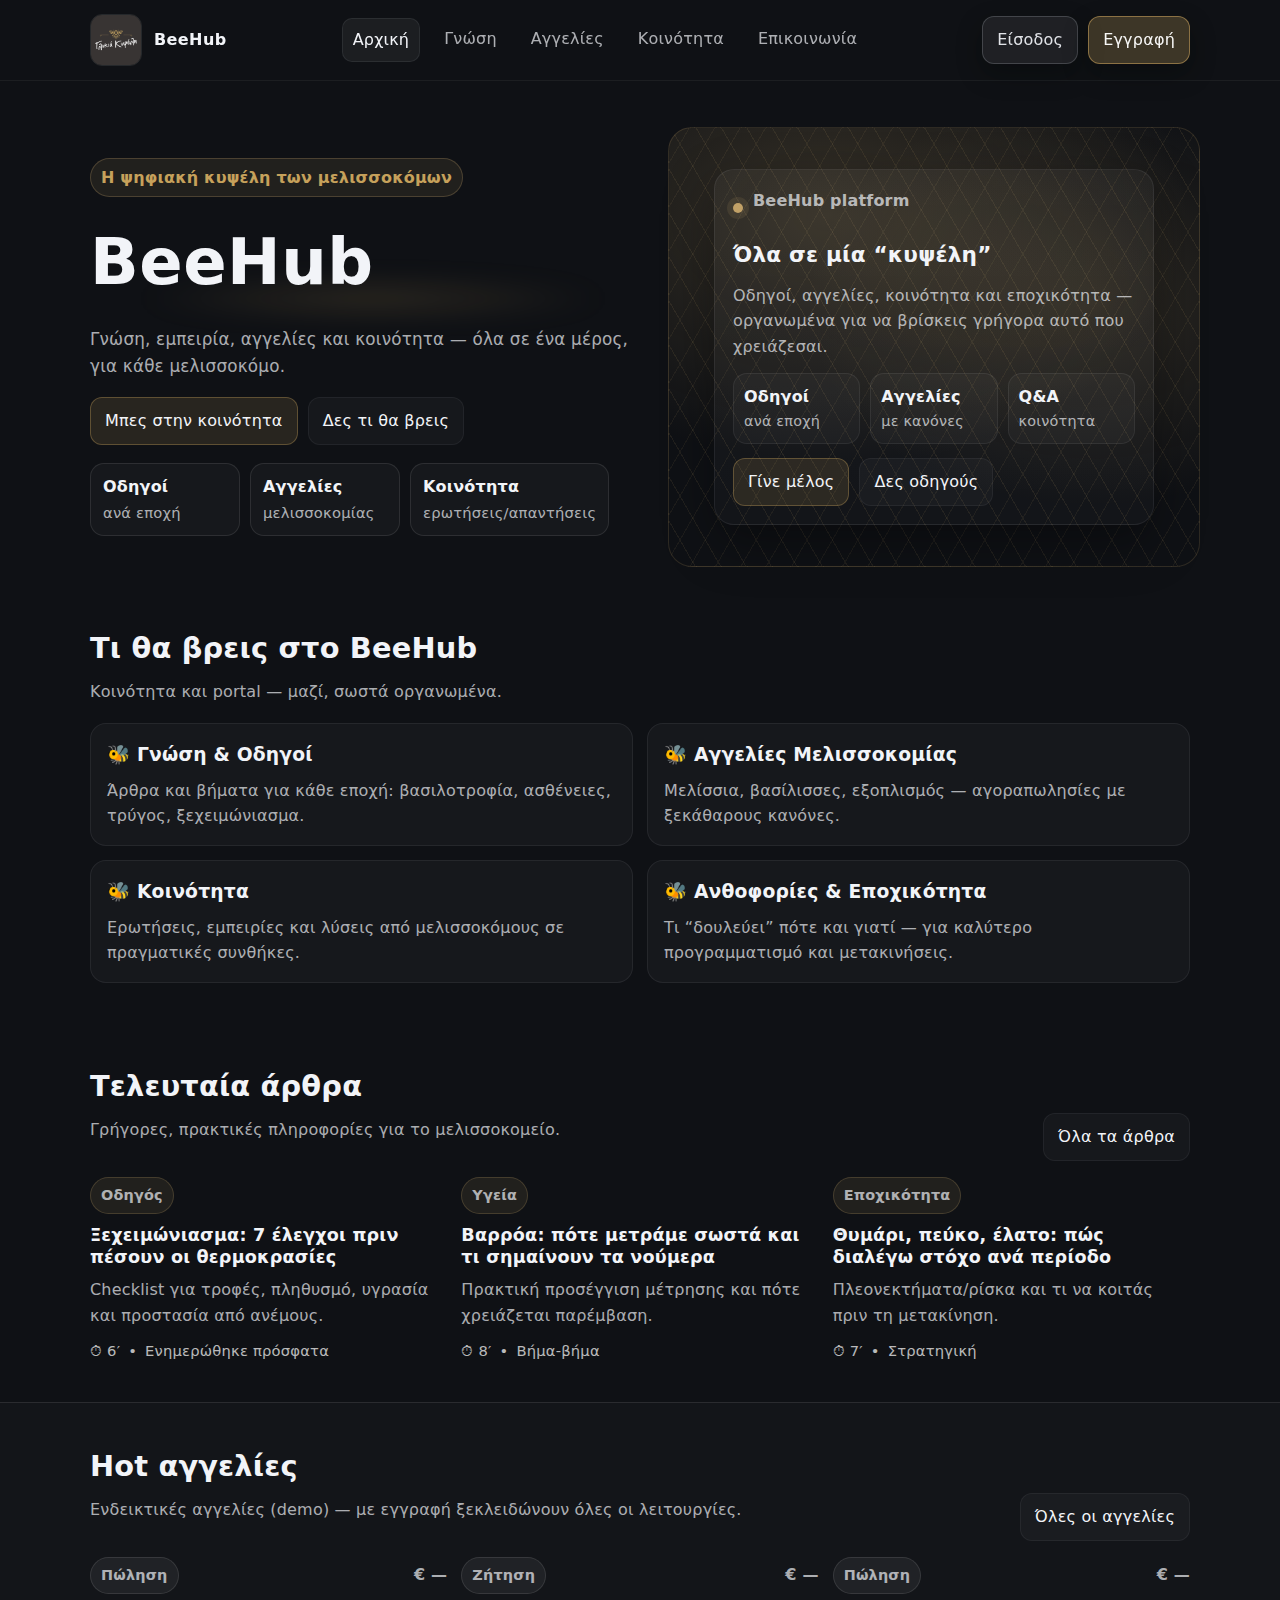
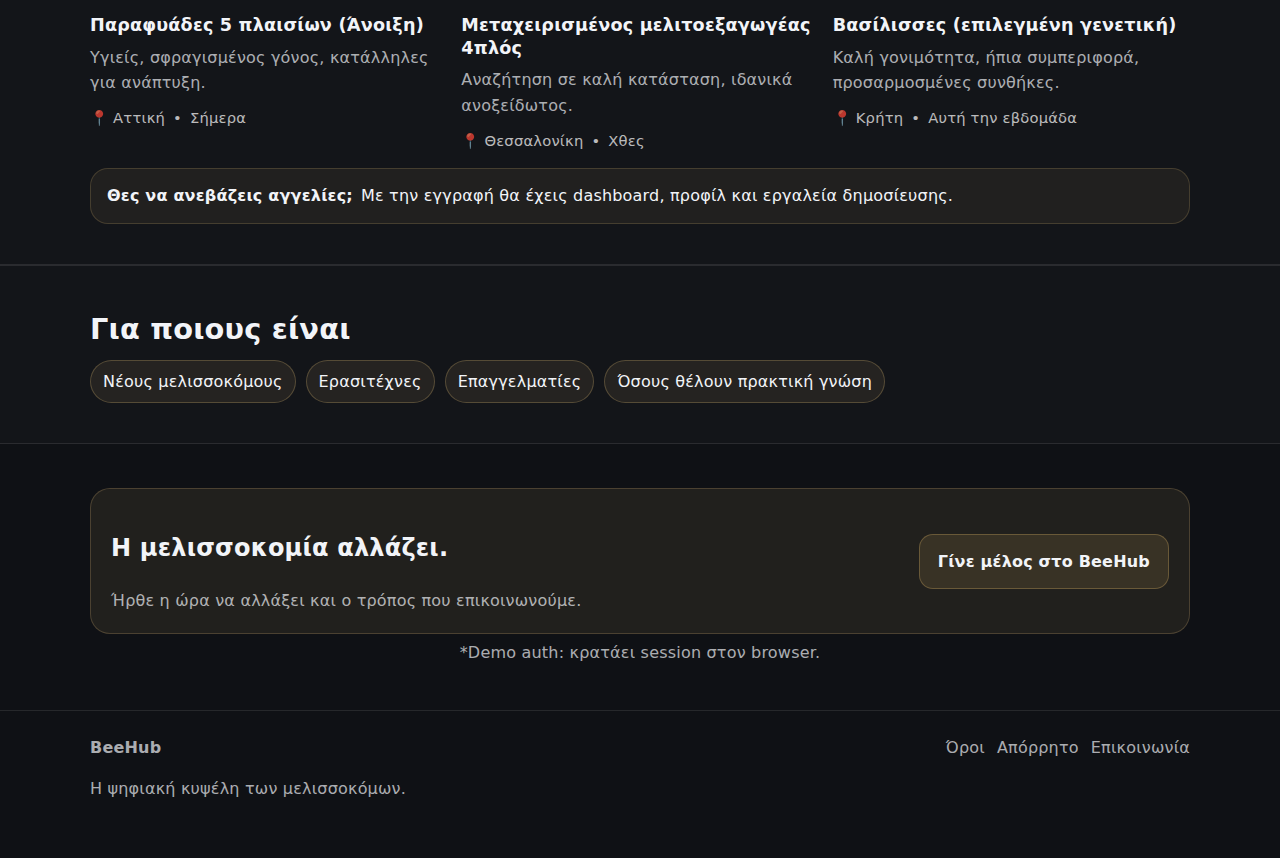
<file: index.html>
<!doctype html>
<html lang="el">
<head>
  <meta charset="utf-8" />
  <meta name="viewport" content="width=device-width, initial-scale=1" />
  <title>BeeHub — Η ψηφιακή κυψέλη των μελισσοκόμων</title>
  <meta name="description" content="Γνώση, εμπειρία, αγγελίες και κοινότητα — όλα σε ένα μέρος, για κάθε μελισσοκόμο." />
  <link rel="stylesheet" href="styles.css" />
</head>

<body data-current="home">
  <!-- Header -->
  <header class="header">
    <div class="container header__inner">
      <a class="brand" href="index.html" aria-label="BeeHub αρχική">
        <img class="brand__logo" src="assets/logo.jpg" alt="BeeHub λογότυπο" />
        <span class="brand__name">BeeHub</span>
      </a>

      <nav class="nav" aria-label="Κύρια πλοήγηση">
        <a href="index.html" data-nav="home">Αρχική</a>
        <a href="knowledge.html" data-nav="knowledge">Γνώση</a>
        <a href="market.html" data-nav="market">Αγγελίες</a>
        <a href="community.html" data-nav="community">Κοινότητα</a>
        <a href="contact.html" data-nav="contact">Επικοινωνία</a>
      </nav>

      <button class="burger" aria-label="Άνοιγμα μενού" aria-expanded="false">
        <span></span><span></span><span></span>
      </button>

      <div class="authbtns" id="authArea">
        <a class="btn btn--ghost" href="auth.html?mode=login">Είσοδος</a>
        <a class="btn btn--primary" href="auth.html?mode=register">Εγγραφή</a>
      </div>
    </div>
  </header>

  <div class="mobilemenu" id="mobilemenu">
    <div class="container mobilemenu__inner">
      <a href="index.html" data-nav="home">Αρχική</a>
      <a href="knowledge.html" data-nav="knowledge">Γνώση</a>
      <a href="market.html" data-nav="market">Αγγελίες</a>
      <a href="community.html" data-nav="community">Κοινότητα</a>
      <a href="contact.html" data-nav="contact">Επικοινωνία</a>
      <a class="btn btn--primary" href="auth.html?mode=register">Εγγραφή</a>
    </div>
  </div>

  <!-- Hero -->
  <main>
    <section class="hero">
      <div class="container hero__grid">
        <div class="hero__text">
          <p class="badge">Η ψηφιακή κυψέλη των μελισσοκόμων</p>
          <h1>BeeHub</h1>
          <p class="lead">
            Γνώση, εμπειρία, αγγελίες και κοινότητα — όλα σε ένα μέρος, για κάθε μελισσοκόμο.
          </p>

          <div class="hero__actions">
            <a class="btn btn--primary" href="community.html">Μπες στην κοινότητα</a>
            <a class="btn btn--ghost" href="#features">Δες τι θα βρεις</a>
          </div>

          <div class="hero__meta">
            <div class="meta"><strong>Οδηγοί</strong><span>ανά εποχή</span></div>
            <div class="meta"><strong>Αγγελίες</strong><span>μελισσοκομίας</span></div>
            <div class="meta"><strong>Κοινότητα</strong><span>ερωτήσεις/απαντήσεις</span></div>
          </div>
        </div>

        <div class="hero__visual">
          <div class="honeycomb" aria-hidden="true"></div>

          <div class="card visualcard">
            <div class="visualcard__top">
              <span class="dot"></span>
              <p class="visualcard__kicker">BeeHub platform</p>
            </div>

            <h2>Όλα σε μία “κυψέλη”</h2>
            <p>
              Οδηγοί, αγγελίες, κοινότητα και εποχικότητα — οργανωμένα για να βρίσκεις γρήγορα αυτό που χρειάζεσαι.
            </p>

            <div class="visualcard__stats">
              <div class="stat"><strong>Οδηγοί</strong><span>ανά εποχή</span></div>
              <div class="stat"><strong>Αγγελίες</strong><span>με κανόνες</span></div>
              <div class="stat"><strong>Q&A</strong><span>κοινότητα</span></div>
            </div>

            <div class="visualcard__cta">
              <a class="btn btn--primary" href="auth.html?mode=register">Γίνε μέλος</a>
              <a class="btn btn--ghost" href="knowledge.html">Δες οδηγούς</a>
            </div>
          </div>
        </div>
      </div>
    </section>

    <!-- Features -->
    <section id="features" class="section">
      <div class="container">
        <h2 class="section__title">Τι θα βρεις στο BeeHub</h2>
        <p class="section__subtitle">Κοινότητα και portal — μαζί, σωστά οργανωμένα.</p>

        <div class="grid">
          <article class="feature">
            <h3>🐝 Γνώση & Οδηγοί</h3>
            <p>Άρθρα και βήματα για κάθε εποχή: βασιλοτροφία, ασθένειες, τρύγος, ξεχειμώνιασμα.</p>
          </article>

          <article class="feature">
            <h3>🐝 Αγγελίες Μελισσοκομίας</h3>
            <p>Μελίσσια, βασίλισσες, εξοπλισμός — αγοραπωλησίες με ξεκάθαρους κανόνες.</p>
          </article>

          <article class="feature">
            <h3>🐝 Κοινότητα</h3>
            <p>Ερωτήσεις, εμπειρίες και λύσεις από μελισσοκόμους σε πραγματικές συνθήκες.</p>
          </article>

          <article class="feature">
            <h3>🐝 Ανθοφορίες & Εποχικότητα</h3>
            <p>Τι “δουλεύει” πότε και γιατί — για καλύτερο προγραμματισμό και μετακινήσεις.</p>
          </article>
        </div>
      </div>
    </section>

    <!-- Latest -->
    <section class="section">
      <div class="container">
        <div class="sectionhead">
          <div>
            <h2 class="section__title">Τελευταία άρθρα</h2>
            <p class="section__subtitle">Γρήγορες, πρακτικές πληροφορίες για το μελισσοκομείο.</p>
          </div>
          <a class="btn btn--ghost" href="knowledge.html">Όλα τα άρθρα</a>
        </div>

        <div class="cards">
          <article class="postcard">
            <p class="postcard__tag">Οδηγός</p>
            <h3>Ξεχειμώνιασμα: 7 έλεγχοι πριν πέσουν οι θερμοκρασίες</h3>
            <p>Checklist για τροφές, πληθυσμό, υγρασία και προστασία από ανέμους.</p>
            <div class="postcard__meta"><span>⏱ 6′</span><span>•</span><span>Ενημερώθηκε πρόσφατα</span></div>
          </article>

          <article class="postcard">
            <p class="postcard__tag">Υγεία</p>
            <h3>Βαρρόα: πότε μετράμε σωστά και τι σημαίνουν τα νούμερα</h3>
            <p>Πρακτική προσέγγιση μέτρησης και πότε χρειάζεται παρέμβαση.</p>
            <div class="postcard__meta"><span>⏱ 8′</span><span>•</span><span>Βήμα-βήμα</span></div>
          </article>

          <article class="postcard">
            <p class="postcard__tag">Εποχικότητα</p>
            <h3>Θυμάρι, πεύκο, έλατο: πώς διαλέγω στόχο ανά περίοδο</h3>
            <p>Πλεονεκτήματα/ρίσκα και τι να κοιτάς πριν τη μετακίνηση.</p>
            <div class="postcard__meta"><span>⏱ 7′</span><span>•</span><span>Στρατηγική</span></div>
          </article>
        </div>
      </div>
    </section>

    <!-- Hot Listings -->
    <section class="section section--alt">
      <div class="container">
        <div class="sectionhead">
          <div>
            <h2 class="section__title">Hot αγγελίες</h2>
            <p class="section__subtitle">Ενδεικτικές αγγελίες (demo) — με εγγραφή ξεκλειδώνουν όλες οι λειτουργίες.</p>
          </div>
          <a class="btn btn--ghost" href="market.html">Όλες οι αγγελίες</a>
        </div>

        <div class="cards">
          <article class="listcard">
            <div class="listcard__top">
              <p class="listcard__badge">Πώληση</p>
              <p class="listcard__price">€ —</p>
            </div>
            <h3>Παραφυάδες 5 πλαισίων (Άνοιξη)</h3>
            <p>Υγιείς, σφραγισμένος γόνος, κατάλληλες για ανάπτυξη.</p>
            <div class="listcard__meta"><span>📍 Αττική</span><span>•</span><span>Σήμερα</span></div>
          </article>

          <article class="listcard">
            <div class="listcard__top">
              <p class="listcard__badge">Ζήτηση</p>
              <p class="listcard__price">€ —</p>
            </div>
            <h3>Μεταχειρισμένος μελιτοεξαγωγέας 4πλός</h3>
            <p>Αναζήτηση σε καλή κατάσταση, ιδανικά ανοξείδωτος.</p>
            <div class="listcard__meta"><span>📍 Θεσσαλονίκη</span><span>•</span><span>Χθες</span></div>
          </article>

          <article class="listcard">
            <div class="listcard__top">
              <p class="listcard__badge">Πώληση</p>
              <p class="listcard__price">€ —</p>
            </div>
            <h3>Βασίλισσες (επιλεγμένη γενετική)</h3>
            <p>Καλή γονιμότητα, ήπια συμπεριφορά, προσαρμοσμένες συνθήκες.</p>
            <div class="listcard__meta"><span>📍 Κρήτη</span><span>•</span><span>Αυτή την εβδομάδα</span></div>
          </article>
        </div>

        <div class="note">
          <strong>Θες να ανεβάζεις αγγελίες;</strong>
          <span>Με την εγγραφή θα έχεις dashboard, προφίλ και εργαλεία δημοσίευσης.</span>
        </div>
      </div>
    </section>

    <!-- Audience -->
    <section class="section section--alt">
      <div class="container">
        <h2 class="section__title">Για ποιους είναι</h2>
        <div class="pillrow">
          <span class="pill">Νέους μελισσοκόμους</span>
          <span class="pill">Ερασιτέχνες</span>
          <span class="pill">Επαγγελματίες</span>
          <span class="pill">Όσους θέλουν πρακτική γνώση</span>
        </div>
      </div>
    </section>

    <!-- CTA -->
    <section class="cta">
      <div class="container cta__inner">
        <div>
          <h2>Η μελισσοκομία αλλάζει.</h2>
          <p>Ήρθε η ώρα να αλλάξει και ο τρόπος που επικοινωνούμε.</p>
        </div>
        <a class="btn btn--primary btn--big" href="auth.html?mode=register">Γίνε μέλος στο BeeHub</a>
      </div>
      <p class="cta__note">*Demo auth: κρατάει session στον browser.</p>
    </section>

    <!-- Footer -->
    <footer class="footer">
      <div class="container footer__inner">
        <div>
          <strong>BeeHub</strong>
          <p>Η ψηφιακή κυψέλη των μελισσοκόμων.</p>
        </div>
        <div class="footer__links">
          <a href="terms.html">Όροι</a>
          <a href="privacy.html">Απόρρητο</a>
          <a href="contact.html" data-nav="contact">Επικοινωνία</a>
        </div>
      </div>
    </footer>
  </main>

  <script type="module" src="script.js"></script>
</body>
</html>
</file>
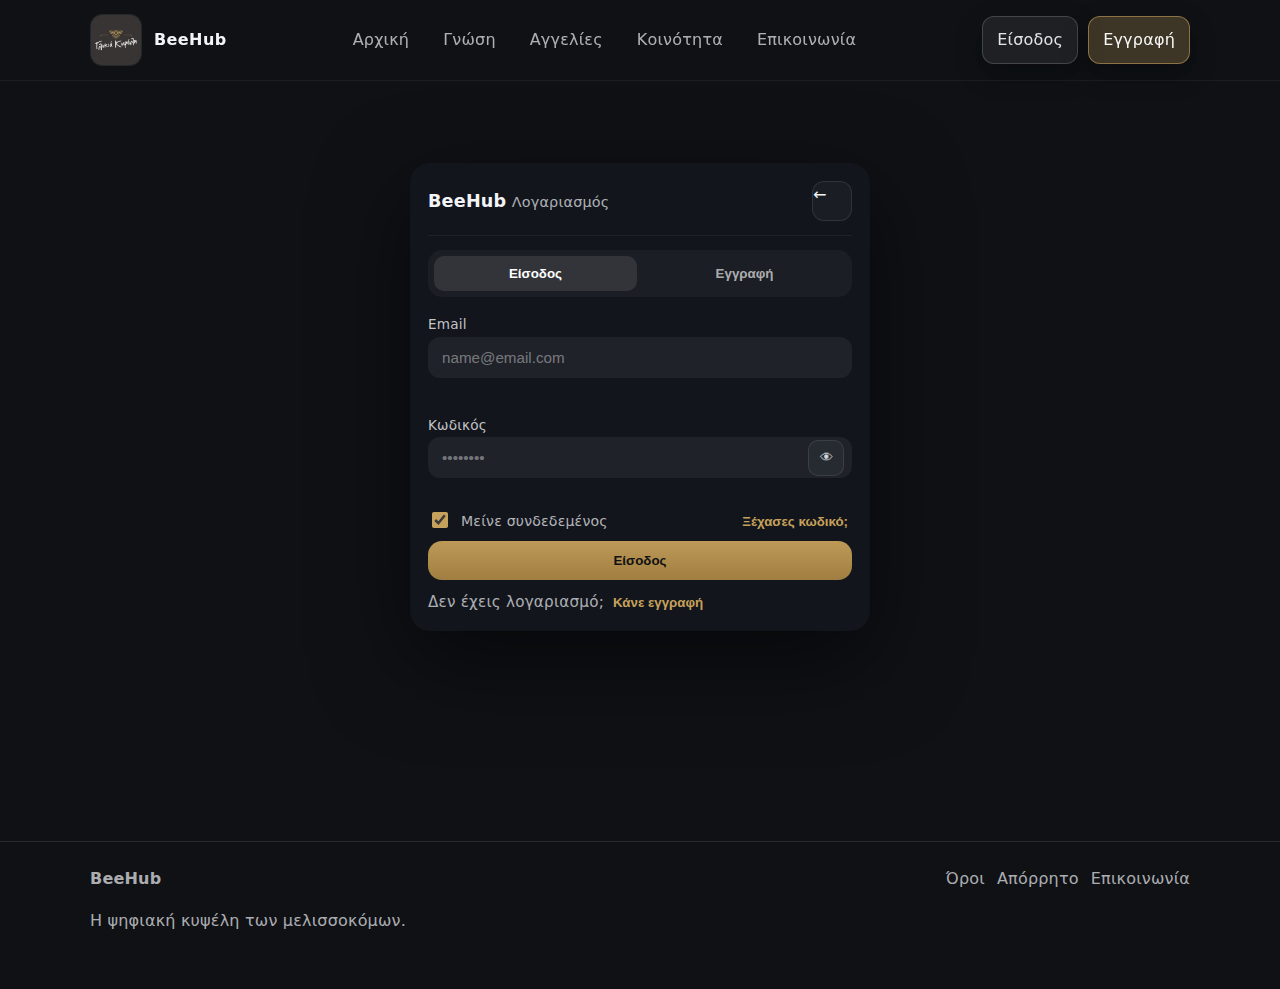
<file: auth.html>
<!doctype html>
<html lang="el">
<head>
  <meta charset="utf-8" />
  <meta name="viewport" content="width=device-width, initial-scale=1" />
  <link rel="stylesheet" href="styles.css" />
</head>

<body data-current="auth">

  <header class="header">
    <div class="container header__inner">
      <a class="brand" href="index.html" aria-label="BeeHub αρχική">
        <img class="brand__logo" src="assets/logo.jpg" alt="BeeHub λογότυπο" />
        <span class="brand__name">BeeHub</span>
      </a>

      <nav class="nav" aria-label="Κύρια πλοήγηση">
        <a href="index.html" data-nav="home">Αρχική</a>
        <a href="knowledge.html" data-nav="knowledge">Γνώση</a>
        <a href="market.html" data-nav="market">Αγγελίες</a>
        <a href="community.html" data-nav="community">Κοινότητα</a>
        <a href="contact.html" data-nav="contact">Επικοινωνία</a>
      </nav>

      <button class="burger" aria-label="Άνοιγμα μενού" aria-expanded="false">
        <span></span><span></span><span></span>
      </button>

      <div class="authbtns" id="authArea">
        <a class="btn btn--ghost" href="auth.html?mode=login">Είσοδος</a>
        <a class="btn btn--primary" href="auth.html?mode=register">Εγγραφή</a>
      </div>
    </div>
  </header>

  <div class="mobilemenu" id="mobilemenu">
    <div class="container mobilemenu__inner">
      <a href="index.html">Αρχική</a>
      <a href="knowledge.html">Γνώση</a>
      <a href="market.html">Αγγελίες</a>
      <a href="community.html">Κοινότητα</a>
      <a href="contact.html">Επικοινωνία</a>
      <a class="btn btn--primary" href="auth.html?mode=register">Εγγραφή</a>
    </div>
  </div>

<main class="page page--auth">
  <div class="container">
    <div class="auth-shell">
      <div class="modal__panel authpanel" role="main" aria-label="Λογαριασμός BeeHub">
        <div class="modal__header">
          <div class="modal__title">
            <strong>BeeHub</strong>
            <span>Λογαριασμός</span>
          </div>

          <a class="iconbtn" id="closeAuth" href="index.html" aria-label="Επιστροφή στην αρχική">←</a>
        </div>

        <div class="tabs" role="tablist" aria-label="Auth tabs">
          <button class="tab is-active" id="tabLogin" role="tab" aria-selected="true">Είσοδος</button>
          <button class="tab" id="tabRegister" role="tab" aria-selected="false">Εγγραφή</button>
        </div>

        <!-- Login -->
        <form class="form is-active" id="formLogin" novalidate>
          <div class="form__alert" id="loginAlert" aria-live="polite"></div>

          <label class="field">
            <span>Email</span>
            <input id="loginEmail" name="email" type="email" placeholder="name@email.com" autocomplete="email" required />
            <small class="field__error" id="loginEmailErr"></small>
          </label>

          <label class="field">
            <span>Κωδικός</span>

            <div class="pw">
              <input id="loginPassword" name="password" type="password" placeholder="••••••••" autocomplete="current-password" required />
              <button class="pw__btn" type="button" data-toggle-pw="loginPassword" aria-label="Εμφάνιση κωδικού">👁</button>
            </div>

            <small class="field__error" id="loginPasswordErr"></small>
          </label>

          <div class="form__row form__row--split">
  <label class="check check--compact">
    <input type="checkbox" id="loginRemember" checked />
    <span>Μείνε συνδεδεμένος</span>
  </label>

  <button class="linkbtn" type="button" id="goReset">Ξέχασες κωδικό;</button>
</div>
          <button class="btn btn--primary btn--full" type="submit">Είσοδος</button>

          <p class="form__hint">
            Δεν έχεις λογαριασμό;
            <button class="linkbtn" type="button" id="goRegister">Κάνε εγγραφή</button>
          </p>
        </form>

        <!-- Register -->
        <form class="form" id="formRegister" novalidate>
          <div class="form__alert" id="registerAlert" aria-live="polite"></div>

          <label class="field">
            <span>Όνομα</span>
            <input id="regName" name="name" type="text" placeholder="Το όνομά σου" autocomplete="name" required />
            <small class="field__error" id="regNameErr"></small>
          </label>

          <label class="field">
            <span>Email</span>
            <input id="regEmail" name="email" type="email" placeholder="name@email.com" autocomplete="email" required />
            <small class="field__error" id="regEmailErr"></small>
          </label>

          <label class="field">
            <span>Κωδικός</span>

            <div class="pw">
              <input id="regPassword" name="password" type="password" placeholder="8+ χαρακτήρες" autocomplete="new-password" required />
              <button class="pw__btn" type="button" data-toggle-pw="regPassword" aria-label="Εμφάνιση κωδικού">👁</button>
            </div>

            <div class="pw-meter" id="pwMeter" data-level="empty" aria-live="polite">
              <div class="pw-meter__track"><div class="pw-meter__bar" id="pwMeterBar"></div></div>
              <div class="pw-meter__meta"><span>Ισχύς κωδικού</span><strong id="pwStrengthLabel">—</strong></div>
            </div>

            <ul class="pw-rules" aria-label="Απαιτήσεις κωδικού">
              <li id="ruleLen">8+ χαρακτήρες</li>
              <li id="ruleUpper">1 κεφαλαίο</li>
              <li id="ruleLower">1 μικρό</li>
              <li id="ruleNumber">1 αριθμός</li>
              <li id="ruleSymbol">1 σύμβολο</li>
            </ul>

            <small class="field__error" id="regPasswordErr"></small>
          </label>

          <label class="field">
            <span>Επιβεβαίωση κωδικού</span>
            <div class="pw">
              <input id="regPasswordConfirm" name="passwordConfirm" type="password" placeholder="Ξαναγράψε τον κωδικό" autocomplete="new-password" minlength="8" required />
              <button class="pw__btn" type="button" data-toggle-pw="regPasswordConfirm" aria-label="Εμφάνιση κωδικού">👁</button>
            </div>
            <small class="field__error" id="regPasswordConfirmErr"></small>
          </label>

          <label class="check">
            <input id="regTerms" type="checkbox" />
            <span>
              Αποδέχομαι τους <a href="terms.html" class="inlineLink">Όρους Χρήσης</a> και την
              <a href="privacy.html" class="inlineLink">Πολιτική Απορρήτου</a>.
            </span>
          </label>
          <small class="field__error" id="regTermsErr"></small>
          <small class="form__hint" id="regTermsHint">Αποδέξου τους όρους για να ενεργοποιηθεί το κουμπί.</small>

          <button class="btn btn--primary btn--full" id="regSubmit" type="submit" disabled aria-disabled="true">
            Δημιουργία λογαριασμού
          </button>

          <p class="form__hint">
            Έχεις ήδη λογαριασμό;
            <button class="linkbtn" type="button" id="goLogin">Κάνε είσοδο</button>
          </p>
        </form>

        <!-- Reset Password -->
        <form class="form" id="formReset" novalidate>
          <div class="form__alert" id="resetAlert" aria-live="polite"></div>

          <label class="field">
            <span>Email</span>
            <input id="resetEmail" name="email" type="email" placeholder="name@email.com" autocomplete="email" required />
            <small class="field__error" id="resetEmailErr"></small>
          </label>

          <button class="btn btn--primary btn--full" type="submit">Αποστολή συνδέσμου επαναφοράς</button>

          <p class="form__hint">
            Θυμήθηκες τον κωδικό;
            <button class="linkbtn" type="button" id="backToLogin">Επιστροφή στην είσοδο</button>
          </p>

          <p class="modal__note">*Demo: δεν στέλνει email — δείχνει flow.</p>
        </form>
      </div>
    </div>
  </div>
</main>

  <footer class="footer">
    <div class="container footer__inner">
      <div>
        <strong>BeeHub</strong>
        <p>Η ψηφιακή κυψέλη των μελισσοκόμων.</p>
      </div>
      <div class="footer__links">
        <a href="terms.html">Όροι</a>
        <a href="privacy.html">Απόρρητο</a>
        <a href="contact.html">Επικοινωνία</a>
      </div>
    </div>
  </footer>

<script src="script.js"></script>
</body>
</html>
</file>
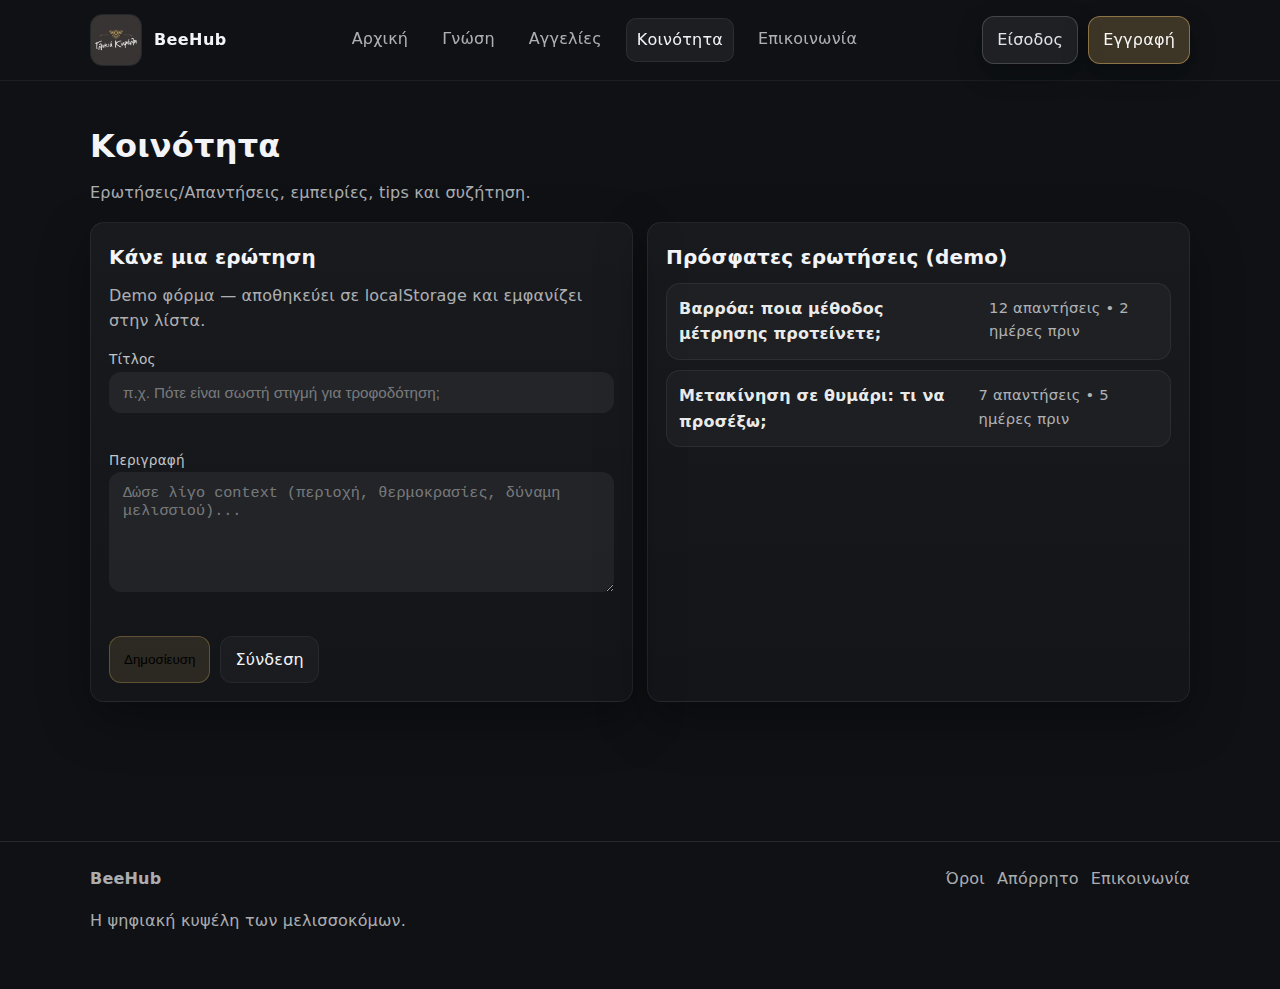
<file: community.html>
<!doctype html>
<html lang="el">
<head>
  <meta charset="utf-8" />
  <meta name="viewport" content="width=device-width, initial-scale=1" />
  <title>BeeHub — Κοινότητα</title>
  <meta name="description" content="Ερωτήσεις/Απαντήσεις, εμπειρίες, tips και συζήτηση." />
  <link rel="stylesheet" href="styles.css" />
</head>
<body data-current="community">

  <header class="header">
    <div class="container header__inner">
      <a class="brand" href="index.html" aria-label="BeeHub αρχική">
        <img class="brand__logo" src="assets/logo.jpg" alt="BeeHub λογότυπο" />
        <span class="brand__name">BeeHub</span>
      </a>

      <nav class="nav" aria-label="Κύρια πλοήγηση">
        <a href="index.html" data-nav="home">Αρχική</a>
        <a href="knowledge.html" data-nav="knowledge">Γνώση</a>
        <a href="market.html" data-nav="market">Αγγελίες</a>
        <a href="community.html" data-nav="community">Κοινότητα</a>
        <a href="contact.html" data-nav="contact">Επικοινωνία</a>
      </nav>

      <button class="burger" aria-label="Άνοιγμα μενού" aria-expanded="false">
        <span></span><span></span><span></span>
      </button>

      <div class="authbtns" id="authArea">
        <a class="btn btn--ghost" href="auth.html?mode=login">Είσοδος</a>
        <a class="btn btn--primary" href="auth.html?mode=register">Εγγραφή</a>
      </div>
    </div>
  </header>

  <div class="mobilemenu" id="mobilemenu">
    <div class="container mobilemenu__inner">
      <a href="index.html">Αρχική</a>
      <a href="knowledge.html">Γνώση</a>
      <a href="market.html">Αγγελίες</a>
      <a href="community.html">Κοινότητα</a>
      <a href="contact.html">Επικοινωνία</a>
      <a class="btn btn--primary" href="auth.html?mode=register">Εγγραφή</a>
    </div>
  </div>

<main class="page">
  <div class="container">
    <div class="pagehead">
      <div>
        <h1 class="pagetitle">Κοινότητα</h1>
        <p class="pagesub">Ερωτήσεις/Απαντήσεις, εμπειρίες, tips και συζήτηση.</p>
      </div>
    </div>

    <div class="pagegrid">
      
    <section class="card">
      <h2>Κάνε μια ερώτηση</h2>
      <p class="muted">Demo φόρμα — αποθηκεύει σε localStorage και εμφανίζει στην λίστα.</p>
      <label class="field">
        <span>Τίτλος</span>
        <input id="qTitle" type="text" placeholder="π.χ. Πότε είναι σωστή στιγμή για τροφοδότηση;" />
        <small class="field__error" id="qTitleErr"></small>
      </label>
      <label class="field">
        <span>Περιγραφή</span>
        <textarea id="qBody" rows="5" placeholder="Δώσε λίγο context (περιοχή, θερμοκρασίες, δύναμη μελισσιού)..."></textarea>
        <small class="field__error" id="qBodyErr"></small>
      </label>

      <div class="rowgap">
        <button class="btn btn--primary" type="button" id="postQuestion">Δημοσίευση</button>
        <a class="btn btn--ghost" href="auth.html?mode=login&next=community.html">Σύνδεση</a>
      </div>
    </section>

    <section class="card">
      <h2>Πρόσφατες ερωτήσεις (demo)</h2>
      <div class="miniList" id="qaList">
        <div class="miniItem"><strong>Βαρρόα: ποια μέθοδος μέτρησης προτείνετε;</strong><span>12 απαντήσεις • 2 ημέρες πριν</span></div>
        <div class="miniItem"><strong>Μετακίνηση σε θυμάρι: τι να προσέξω;</strong><span>7 απαντήσεις • 5 ημέρες πριν</span></div>
      </div>
    </section>
    
    </div>
  </div>
</main>

  <footer class="footer">
    <div class="container footer__inner">
      <div>
        <strong>BeeHub</strong>
        <p>Η ψηφιακή κυψέλη των μελισσοκόμων.</p>
      </div>
      <div class="footer__links">
        <a href="terms.html">Όροι</a>
        <a href="privacy.html">Απόρρητο</a>
        <a href="contact.html">Επικοινωνία</a>
      </div>
    </div>
  </footer>

<script src="script.js"></script>
</body>
</html>
</file>
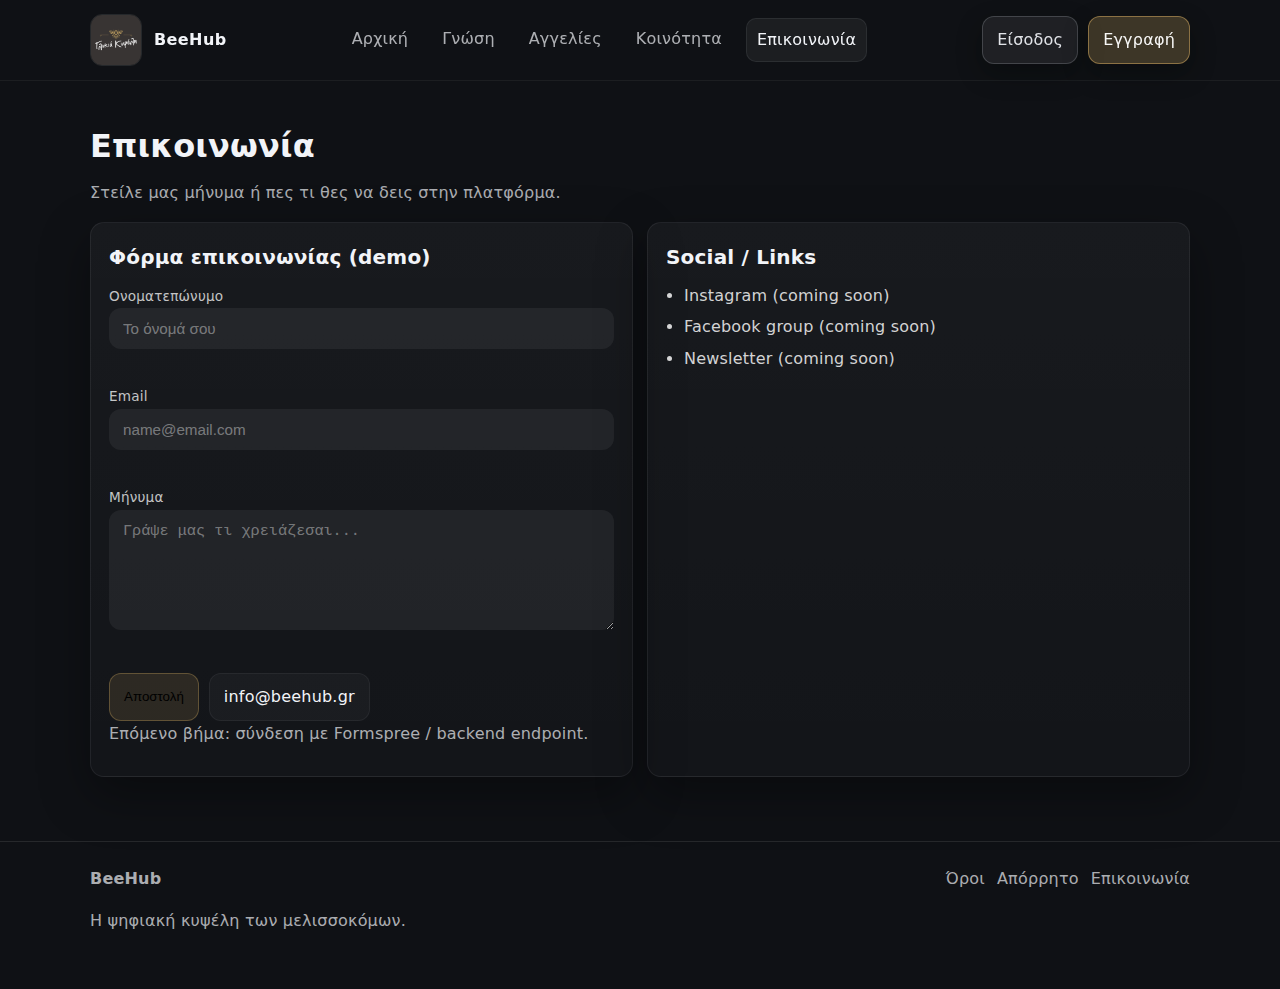
<file: contact.html>
<!doctype html>
<html lang="el">
<head>
  <meta charset="utf-8" />
  <meta name="viewport" content="width=device-width, initial-scale=1" />
  <title>BeeHub — Επικοινωνία</title>
  <meta name="description" content="Στείλε μας μήνυμα ή πες τι θες να δεις στην πλατφόρμα." />
  <link rel="stylesheet" href="styles.css" />
</head>
<body data-current="contact">

  <header class="header">
    <div class="container header__inner">
      <a class="brand" href="index.html" aria-label="BeeHub αρχική">
        <img class="brand__logo" src="assets/logo.jpg" alt="BeeHub λογότυπο" />
        <span class="brand__name">BeeHub</span>
      </a>

      <nav class="nav" aria-label="Κύρια πλοήγηση">
        <a href="index.html" data-nav="home">Αρχική</a>
        <a href="knowledge.html" data-nav="knowledge">Γνώση</a>
        <a href="market.html" data-nav="market">Αγγελίες</a>
        <a href="community.html" data-nav="community">Κοινότητα</a>
        <a href="contact.html" data-nav="contact">Επικοινωνία</a>
      </nav>

      <button class="burger" aria-label="Άνοιγμα μενού" aria-expanded="false">
        <span></span><span></span><span></span>
      </button>

      <div class="authbtns" id="authArea">
        <a class="btn btn--ghost" href="auth.html?mode=login">Είσοδος</a>
        <a class="btn btn--primary" href="auth.html?mode=register">Εγγραφή</a>
      </div>
    </div>
  </header>

  <div class="mobilemenu" id="mobilemenu">
    <div class="container mobilemenu__inner">
      <a href="index.html">Αρχική</a>
      <a href="knowledge.html">Γνώση</a>
      <a href="market.html">Αγγελίες</a>
      <a href="community.html">Κοινότητα</a>
      <a href="contact.html">Επικοινωνία</a>
      <a class="btn btn--primary" href="auth.html?mode=register">Εγγραφή</a>
    </div>
  </div>

<main class="page">
  <div class="container">
    <div class="pagehead">
      <div>
        <h1 class="pagetitle">Επικοινωνία</h1>
        <p class="pagesub">Στείλε μας μήνυμα ή πες τι θες να δεις στην πλατφόρμα.</p>
      </div>
    </div>

    <div class="pagegrid">
      
    <section class="card">
      <h2>Φόρμα επικοινωνίας (demo)</h2>
      <label class="field">
        <span>Ονοματεπώνυμο</span>
        <input id="cName" type="text" placeholder="Το όνομά σου" />
        <small class="field__error" id="cNameErr"></small>
      </label>
      <label class="field">
        <span>Email</span>
        <input id="cEmail" type="email" placeholder="name@email.com" />
        <small class="field__error" id="cEmailErr"></small>
      </label>
      <label class="field">
        <span>Μήνυμα</span>
        <textarea id="cMsg" rows="5" placeholder="Γράψε μας τι χρειάζεσαι..."></textarea>
        <small class="field__error" id="cMsgErr"></small>
      </label>
      <div class="rowgap">
        <button class="btn btn--primary" type="button" id="sendContact">Αποστολή</button>
        <a class="btn btn--ghost" href="mailto:info@beehub.gr">info@beehub.gr</a>
      </div>
      <p class="muted">Επόμενο βήμα: σύνδεση με Formspree / backend endpoint.</p>
    </section>

    <section class="card">
      <h2>Social / Links</h2>
      <ul class="bullets">
        <li>Instagram (coming soon)</li>
        <li>Facebook group (coming soon)</li>
        <li>Newsletter (coming soon)</li>
      </ul>
    </section>
    
    </div>
  </div>
</main>

  <footer class="footer">
    <div class="container footer__inner">
      <div>
        <strong>BeeHub</strong>
        <p>Η ψηφιακή κυψέλη των μελισσοκόμων.</p>
      </div>
      <div class="footer__links">
        <a href="terms.html">Όροι</a>
        <a href="privacy.html">Απόρρητο</a>
        <a href="contact.html">Επικοινωνία</a>
      </div>
    </div>
  </footer>

<script src="script.js"></script>
</body>
</html>
</file>
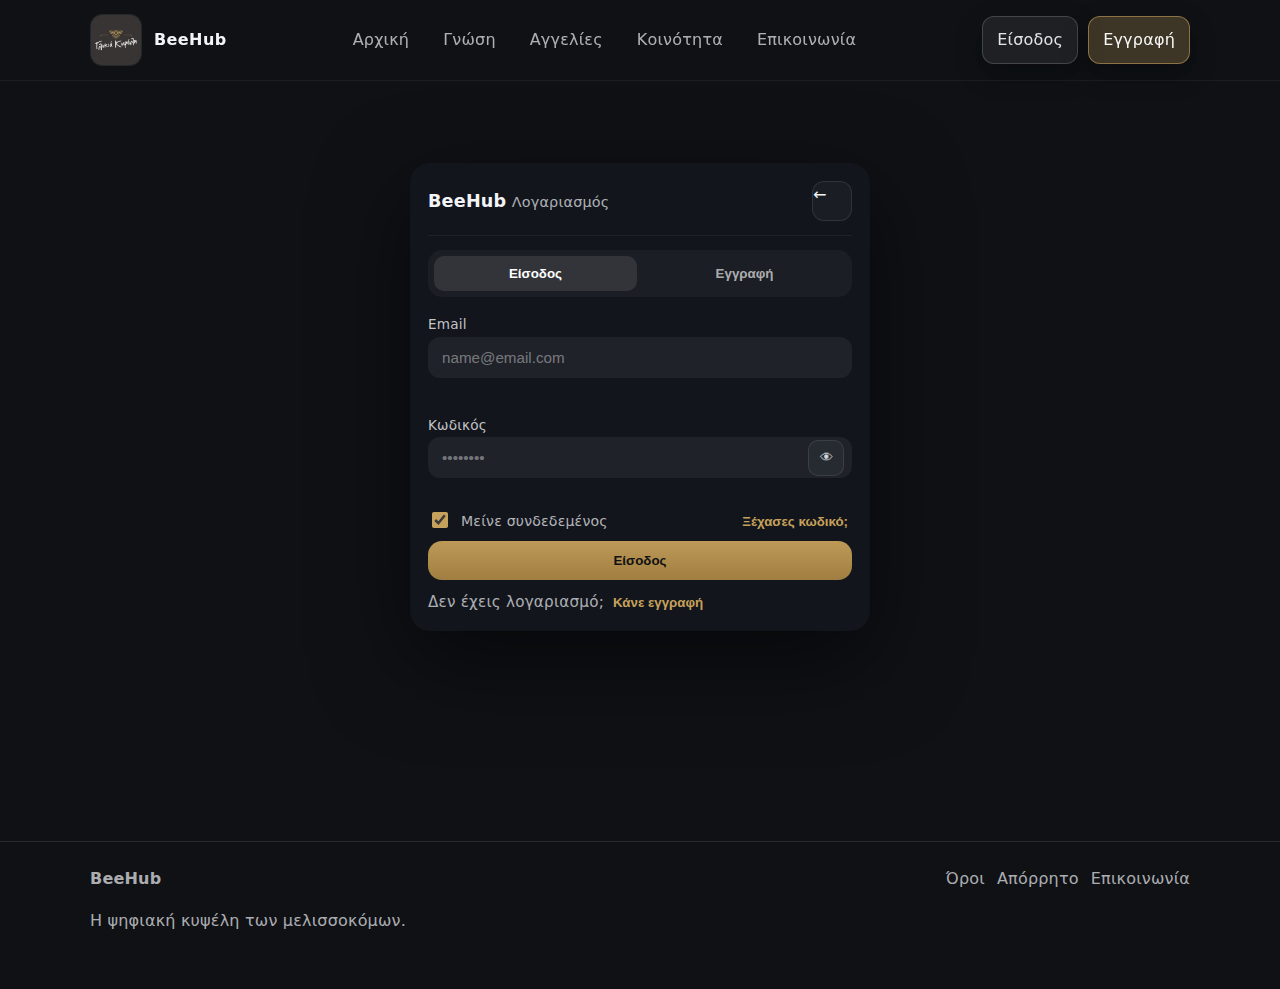
<file: dashboard.html>
<!doctype html>
<html lang="el">
<head>
  <meta charset="utf-8" />
  <meta name="viewport" content="width=device-width, initial-scale=1" />
  <title>BeeHub — Dashboard</title>
  <meta name="description" content="BeeHub dashboard." />
  <link rel="stylesheet" href="styles.css" />
</head>
<body data-current="dashboard" data-protected="true">

  <header class="header">
    <div class="container header__inner">
      <a class="brand" href="index.html" aria-label="BeeHub αρχική">
        <img class="brand__logo" src="assets/logo.jpg" alt="BeeHub λογότυπο" />
        <span class="brand__name">BeeHub</span>
      </a>

      <nav class="nav" aria-label="Κύρια πλοήγηση">
        <a href="index.html" data-nav="home">Αρχική</a>
        <a href="knowledge.html" data-nav="knowledge">Γνώση</a>
        <a href="market.html" data-nav="market">Αγγελίες</a>
        <a href="community.html" data-nav="community">Κοινότητα</a>
        <a href="contact.html" data-nav="contact">Επικοινωνία</a>
      </nav>

      <button class="burger" aria-label="Άνοιγμα μενού" aria-expanded="false">
        <span></span><span></span><span></span>
      </button>

      <div class="authbtns" id="authArea">
        <a class="btn btn--ghost" href="auth.html?mode=login">Είσοδος</a>
        <a class="btn btn--primary" href="auth.html?mode=register">Εγγραφή</a>
      </div>
    </div>
  </header>

  <div class="mobilemenu" id="mobilemenu">
    <div class="container mobilemenu__inner">
      <a href="index.html">Αρχική</a>
      <a href="knowledge.html">Γνώση</a>
      <a href="market.html">Αγγελίες</a>
      <a href="community.html">Κοινότητα</a>
      <a href="contact.html">Επικοινωνία</a>
      <a class="btn btn--primary" href="auth.html?mode=register">Εγγραφή</a>
    </div>
  </div>

<main class="page">
  <div class="container">
    <div class="pagehead">
      <div>
        <h1 class="pagetitle">Dashboard</h1>
        <p class="pagesub">Καλώς ήρθες, <strong id="dashName">—</strong>. Από εδώ διαχειρίζεσαι το προφίλ και τις ενέργειές σου.</p>
      </div>
      <div class="pageactions">
        <a class="btn btn--ghost" href="market.html">Αναζήτηση αγγελιών</a>
        <a class="btn btn--primary" href="community.html">Κάνε μια ερώτηση</a>
      </div>
    </div>

    <div class="dashgrid">
      <section class="card">
        <h2>Το προφίλ σου</h2>
        <p class="muted">Στοιχεία λογαριασμού (demo storage στο browser).</p>

        <div class="kv">
          <div><span class="k">Όνομα</span><strong class="v" id="profileName">—</strong></div>
          <div><span class="k">Email</span><strong class="v" id="profileEmail">—</strong></div>
        </div>

        <div class="rowgap">
          <button class="btn btn--ghost" type="button" id="logoutBtn">Αποσύνδεση</button>
        </div>
      </section>

      <section class="card">
        <h2>Γρήγορες ενέργειες</h2>
        <p class="muted">Έτοιμα UI blocks για να “γεμίσει” σαν κανονική πλατφόρμα.</p>

        <div class="actionsgrid">
          <a class="actioncard" href="market.html">
            <strong>Δημοσίευση αγγελίας</strong>
            <span>Πώληση / ζήτηση με φόρμα & κανόνες</span>
          </a>
          <a class="actioncard" href="knowledge.html">
            <strong>Δημιουργία άρθρου</strong>
            <span>Editor + tags + draft</span>
          </a>
          <a class="actioncard" href="community.html">
            <strong>Νέα ερώτηση</strong>
            <span>Q&A με upvotes</span>
          </a>
        </div>
      </section>

      <section class="card">
        <h2>Πρόσφατη δραστηριότητα</h2>
        <p class="muted">Demo λίστα (αργότερα θα έρχεται από backend).</p>

        <ul class="activity">
          <li><span class="dot dot--gold"></span> Έκανες εγγραφή / είσοδο</li>
          <li><span class="dot dot--muted"></span> Αποθήκευσες 0 αγγελίες</li>
          <li><span class="dot dot--muted"></span> Έκανες 0 ερωτήσεις</li>
        </ul>
      </section>
    </div>
  </div>
</main>

  <footer class="footer">
    <div class="container footer__inner">
      <div>
        <strong>BeeHub</strong>
        <p>Η ψηφιακή κυψέλη των μελισσοκόμων.</p>
      </div>
      <div class="footer__links">
        <a href="terms.html">Όροι</a>
        <a href="privacy.html">Απόρρητο</a>
        <a href="contact.html">Επικοινωνία</a>
      </div>
    </div>
  </footer>

<script type="module" src="script.js"></script>
</body>
</html>
</file>
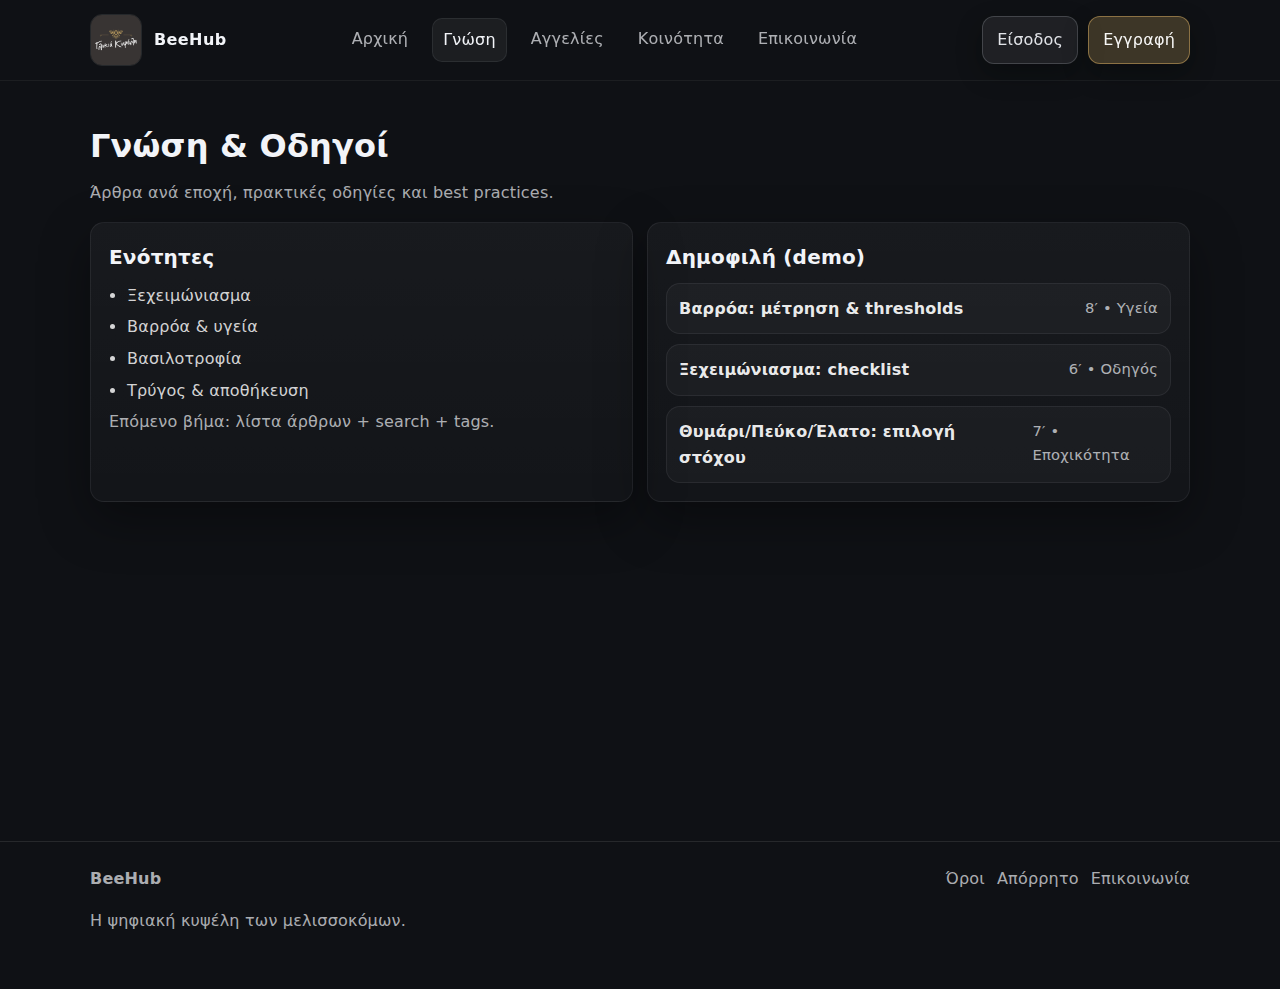
<file: knowledge.html>
<!doctype html>
<html lang="el">
<head>
  <meta charset="utf-8" />
  <meta name="viewport" content="width=device-width, initial-scale=1" />
  <title>BeeHub — Γνώση</title>
  <meta name="description" content="Άρθρα ανά εποχή, πρακτικές οδηγίες και best practices." />
  <link rel="stylesheet" href="styles.css" />
</head>
<body data-current="knowledge">

  <header class="header">
    <div class="container header__inner">
      <a class="brand" href="index.html" aria-label="BeeHub αρχική">
        <img class="brand__logo" src="assets/logo.jpg" alt="BeeHub λογότυπο" />
        <span class="brand__name">BeeHub</span>
      </a>

      <nav class="nav" aria-label="Κύρια πλοήγηση">
        <a href="index.html" data-nav="home">Αρχική</a>
        <a href="knowledge.html" data-nav="knowledge">Γνώση</a>
        <a href="market.html" data-nav="market">Αγγελίες</a>
        <a href="community.html" data-nav="community">Κοινότητα</a>
        <a href="contact.html" data-nav="contact">Επικοινωνία</a>
      </nav>

      <button class="burger" aria-label="Άνοιγμα μενού" aria-expanded="false">
        <span></span><span></span><span></span>
      </button>

      <div class="authbtns" id="authArea">
        <a class="btn btn--ghost" href="auth.html?mode=login">Είσοδος</a>
        <a class="btn btn--primary" href="auth.html?mode=register">Εγγραφή</a>
      </div>
    </div>
  </header>

  <div class="mobilemenu" id="mobilemenu">
    <div class="container mobilemenu__inner">
      <a href="index.html">Αρχική</a>
      <a href="knowledge.html">Γνώση</a>
      <a href="market.html">Αγγελίες</a>
      <a href="community.html">Κοινότητα</a>
      <a href="contact.html">Επικοινωνία</a>
      <a class="btn btn--primary" href="auth.html?mode=register">Εγγραφή</a>
    </div>
  </div>

<main class="page">
  <div class="container">
    <div class="pagehead">
      <div>
        <h1 class="pagetitle">Γνώση & Οδηγοί</h1>
        <p class="pagesub">Άρθρα ανά εποχή, πρακτικές οδηγίες και best practices.</p>
      </div>
    </div>

    <div class="pagegrid">
      
    <section class="card">
      <h2>Ενότητες</h2>
      <ul class="bullets">
        <li>Ξεχειμώνιασμα</li>
        <li>Βαρρόα & υγεία</li>
        <li>Βασιλοτροφία</li>
        <li>Τρύγος & αποθήκευση</li>
      </ul>
      <p class="muted">Επόμενο βήμα: λίστα άρθρων + search + tags.</p>
    </section>

    <section class="card">
      <h2>Δημοφιλή (demo)</h2>
      <div class="miniList">
        <a class="miniItem" href="#"><strong>Βαρρόα: μέτρηση & thresholds</strong><span>8′ • Υγεία</span></a>
        <a class="miniItem" href="#"><strong>Ξεχειμώνιασμα: checklist</strong><span>6′ • Οδηγός</span></a>
        <a class="miniItem" href="#"><strong>Θυμάρι/Πεύκο/Έλατο: επιλογή στόχου</strong><span>7′ • Εποχικότητα</span></a>
      </div>
    </section>
    
    </div>
  </div>
</main>

  <footer class="footer">
    <div class="container footer__inner">
      <div>
        <strong>BeeHub</strong>
        <p>Η ψηφιακή κυψέλη των μελισσοκόμων.</p>
      </div>
      <div class="footer__links">
        <a href="terms.html">Όροι</a>
        <a href="privacy.html">Απόρρητο</a>
        <a href="contact.html">Επικοινωνία</a>
      </div>
    </div>
  </footer>

<script type="module" src="script.js"></script>
</body>
</html>
</file>
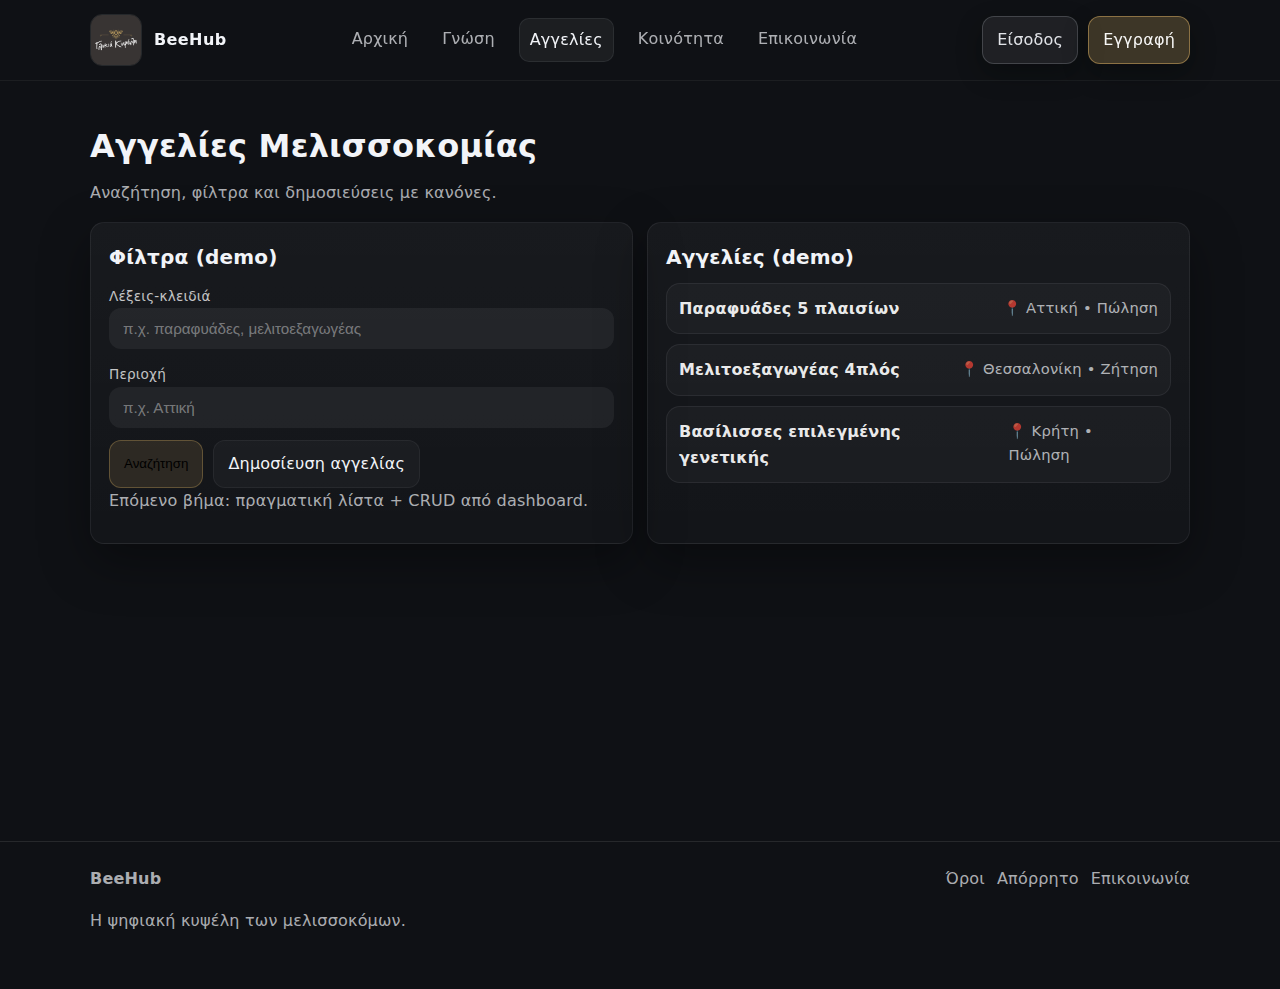
<file: market.html>
<!doctype html>
<html lang="el">
<head>
  <meta charset="utf-8" />
  <meta name="viewport" content="width=device-width, initial-scale=1" />
  <title>BeeHub — Αγγελίες</title>
  <meta name="description" content="Αναζήτηση, φίλτρα και δημοσιεύσεις με κανόνες." />
  <link rel="stylesheet" href="styles.css" />
</head>
<body data-current="market">

  <header class="header">
    <div class="container header__inner">
      <a class="brand" href="index.html" aria-label="BeeHub αρχική">
        <img class="brand__logo" src="assets/logo.jpg" alt="BeeHub λογότυπο" />
        <span class="brand__name">BeeHub</span>
      </a>

      <nav class="nav" aria-label="Κύρια πλοήγηση">
        <a href="index.html" data-nav="home">Αρχική</a>
        <a href="knowledge.html" data-nav="knowledge">Γνώση</a>
        <a href="market.html" data-nav="market">Αγγελίες</a>
        <a href="community.html" data-nav="community">Κοινότητα</a>
        <a href="contact.html" data-nav="contact">Επικοινωνία</a>
      </nav>

      <button class="burger" aria-label="Άνοιγμα μενού" aria-expanded="false">
        <span></span><span></span><span></span>
      </button>

      <div class="authbtns" id="authArea">
        <a class="btn btn--ghost" href="auth.html?mode=login">Είσοδος</a>
        <a class="btn btn--primary" href="auth.html?mode=register">Εγγραφή</a>
      </div>
    </div>
  </header>

  <div class="mobilemenu" id="mobilemenu">
    <div class="container mobilemenu__inner">
      <a href="index.html">Αρχική</a>
      <a href="knowledge.html">Γνώση</a>
      <a href="market.html">Αγγελίες</a>
      <a href="community.html">Κοινότητα</a>
      <a href="contact.html">Επικοινωνία</a>
      <a class="btn btn--primary" href="auth.html?mode=register">Εγγραφή</a>
    </div>
  </div>

<main class="page">
  <div class="container">
    <div class="pagehead">
      <div>
        <h1 class="pagetitle">Αγγελίες Μελισσοκομίας</h1>
        <p class="pagesub">Αναζήτηση, φίλτρα και δημοσιεύσεις με κανόνες.</p>
      </div>
    </div>

    <div class="pagegrid">
      
    <section class="card">
      <h2>Φίλτρα (demo)</h2>
      <div class="filters">
        <label class="field">
          <span>Λέξεις-κλειδιά</span>
          <input type="text" placeholder="π.χ. παραφυάδες, μελιτοεξαγωγέας" />
        </label>
        <label class="field">
          <span>Περιοχή</span>
          <input type="text" placeholder="π.χ. Αττική" />
        </label>
        <div class="rowgap">
          <button class="btn btn--primary" type="button">Αναζήτηση</button>
          <a class="btn btn--ghost" href="auth.html?mode=register">Δημοσίευση αγγελίας</a>
        </div>
        <p class="muted">Επόμενο βήμα: πραγματική λίστα + CRUD από dashboard.</p>
      </div>
    </section>

    <section class="card">
      <h2>Αγγελίες (demo)</h2>
      <div class="miniList">
        <div class="miniItem"><strong>Παραφυάδες 5 πλαισίων</strong><span>📍 Αττική • Πώληση</span></div>
        <div class="miniItem"><strong>Μελιτοεξαγωγέας 4πλός</strong><span>📍 Θεσσαλονίκη • Ζήτηση</span></div>
        <div class="miniItem"><strong>Βασίλισσες επιλεγμένης γενετικής</strong><span>📍 Κρήτη • Πώληση</span></div>
      </div>
    </section>
    
    </div>
  </div>
</main>

  <footer class="footer">
    <div class="container footer__inner">
      <div>
        <strong>BeeHub</strong>
        <p>Η ψηφιακή κυψέλη των μελισσοκόμων.</p>
      </div>
      <div class="footer__links">
        <a href="terms.html">Όροι</a>
        <a href="privacy.html">Απόρρητο</a>
        <a href="contact.html">Επικοινωνία</a>
      </div>
    </div>
  </footer>

<script src="script.js"></script>
</body>
</html>
</file>
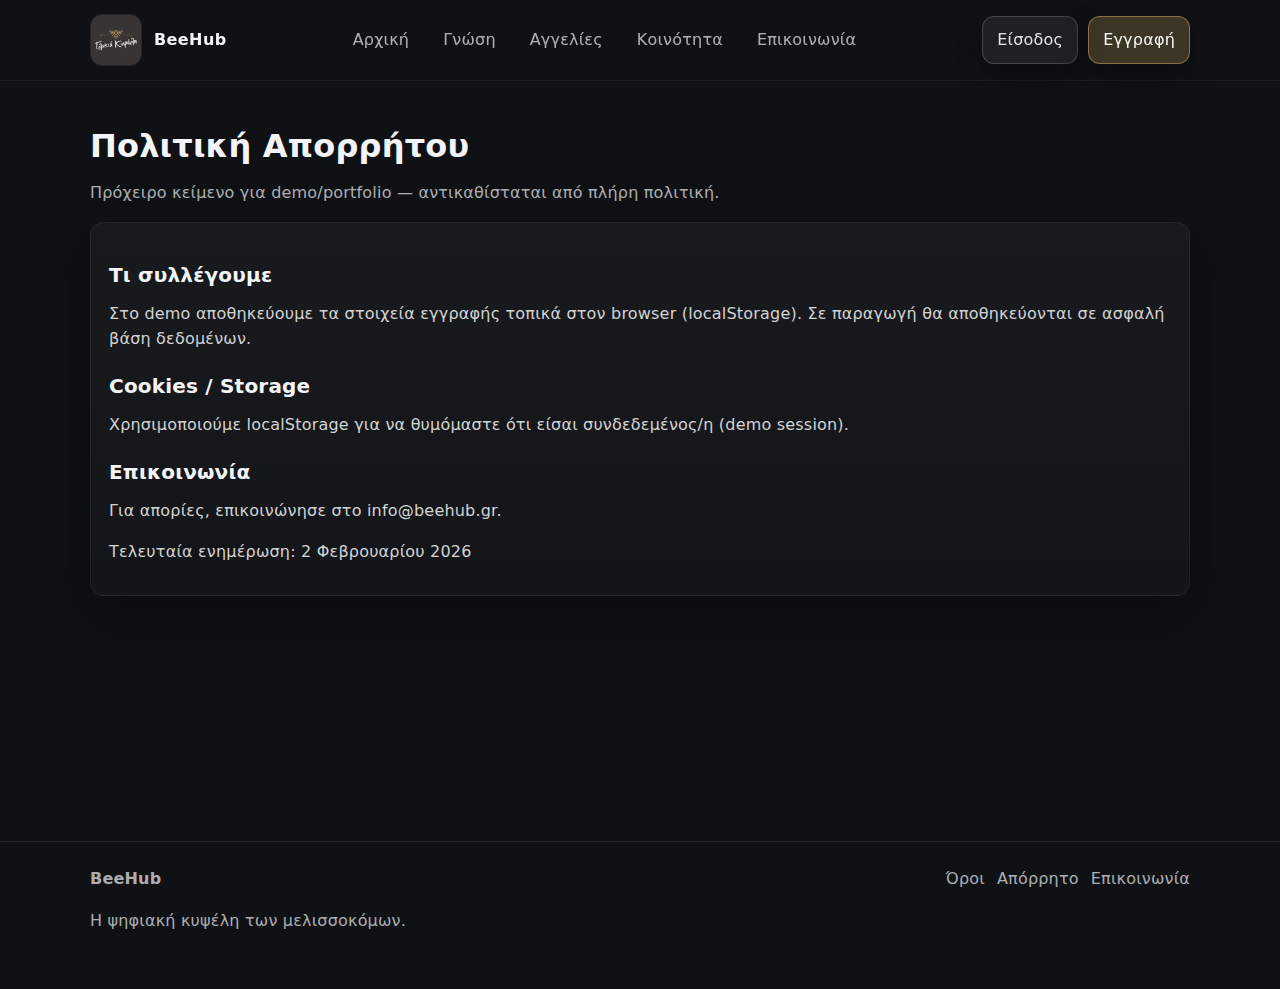
<file: privacy.html>
<!doctype html>
<html lang="el">
<head>
  <meta charset="utf-8" />
  <meta name="viewport" content="width=device-width, initial-scale=1" />
  <title>BeeHub — Πολιτική Απορρήτου</title>
  <meta name="description" content="Πολιτική απορρήτου BeeHub." />
  <link rel="stylesheet" href="styles.css" />
</head>
<body data-current="privacy">

  <header class="header">
    <div class="container header__inner">
      <a class="brand" href="index.html" aria-label="BeeHub αρχική">
        <img class="brand__logo" src="assets/logo.jpg" alt="BeeHub λογότυπο" />
        <span class="brand__name">BeeHub</span>
      </a>

      <nav class="nav" aria-label="Κύρια πλοήγηση">
        <a href="index.html" data-nav="home">Αρχική</a>
        <a href="knowledge.html" data-nav="knowledge">Γνώση</a>
        <a href="market.html" data-nav="market">Αγγελίες</a>
        <a href="community.html" data-nav="community">Κοινότητα</a>
        <a href="contact.html" data-nav="contact">Επικοινωνία</a>
      </nav>

      <button class="burger" aria-label="Άνοιγμα μενού" aria-expanded="false">
        <span></span><span></span><span></span>
      </button>

      <div class="authbtns" id="authArea">
        <a class="btn btn--ghost" href="auth.html?mode=login">Είσοδος</a>
        <a class="btn btn--primary" href="auth.html?mode=register">Εγγραφή</a>
      </div>
    </div>
  </header>

  <div class="mobilemenu" id="mobilemenu">
    <div class="container mobilemenu__inner">
      <a href="index.html">Αρχική</a>
      <a href="knowledge.html">Γνώση</a>
      <a href="market.html">Αγγελίες</a>
      <a href="community.html">Κοινότητα</a>
      <a href="contact.html">Επικοινωνία</a>
      <a class="btn btn--primary" href="auth.html?mode=register">Εγγραφή</a>
    </div>
  </div>

<main class="page">
  <div class="container">
    <div class="pagehead">
      <div>
        <h1 class="pagetitle">Πολιτική Απορρήτου</h1>
        <p class="pagesub">Πρόχειρο κείμενο για demo/portfolio — αντικαθίσταται από πλήρη πολιτική.</p>
      </div>
    </div>

    <article class="card prose">
      <h2>Τι συλλέγουμε</h2>
      <p>Στο demo αποθηκεύουμε τα στοιχεία εγγραφής τοπικά στον browser (localStorage). Σε παραγωγή θα αποθηκεύονται σε ασφαλή βάση δεδομένων.</p>

      <h2>Cookies / Storage</h2>
      <p>Χρησιμοποιούμε localStorage για να θυμόμαστε ότι είσαι συνδεδεμένος/η (demo session).</p>

      <h2>Επικοινωνία</h2>
      <p>Για απορίες, επικοινώνησε στο info@beehub.gr.</p>

      <p class="muted">Τελευταία ενημέρωση: 2 Φεβρουαρίου 2026</p>
    </article>
  </div>
</main>

  <footer class="footer">
    <div class="container footer__inner">
      <div>
        <strong>BeeHub</strong>
        <p>Η ψηφιακή κυψέλη των μελισσοκόμων.</p>
      </div>
      <div class="footer__links">
        <a href="terms.html">Όροι</a>
        <a href="privacy.html">Απόρρητο</a>
        <a href="contact.html">Επικοινωνία</a>
      </div>
    </div>
  </footer>

<script type="module" src="script.js"></script>
</body>
</html>
</file>
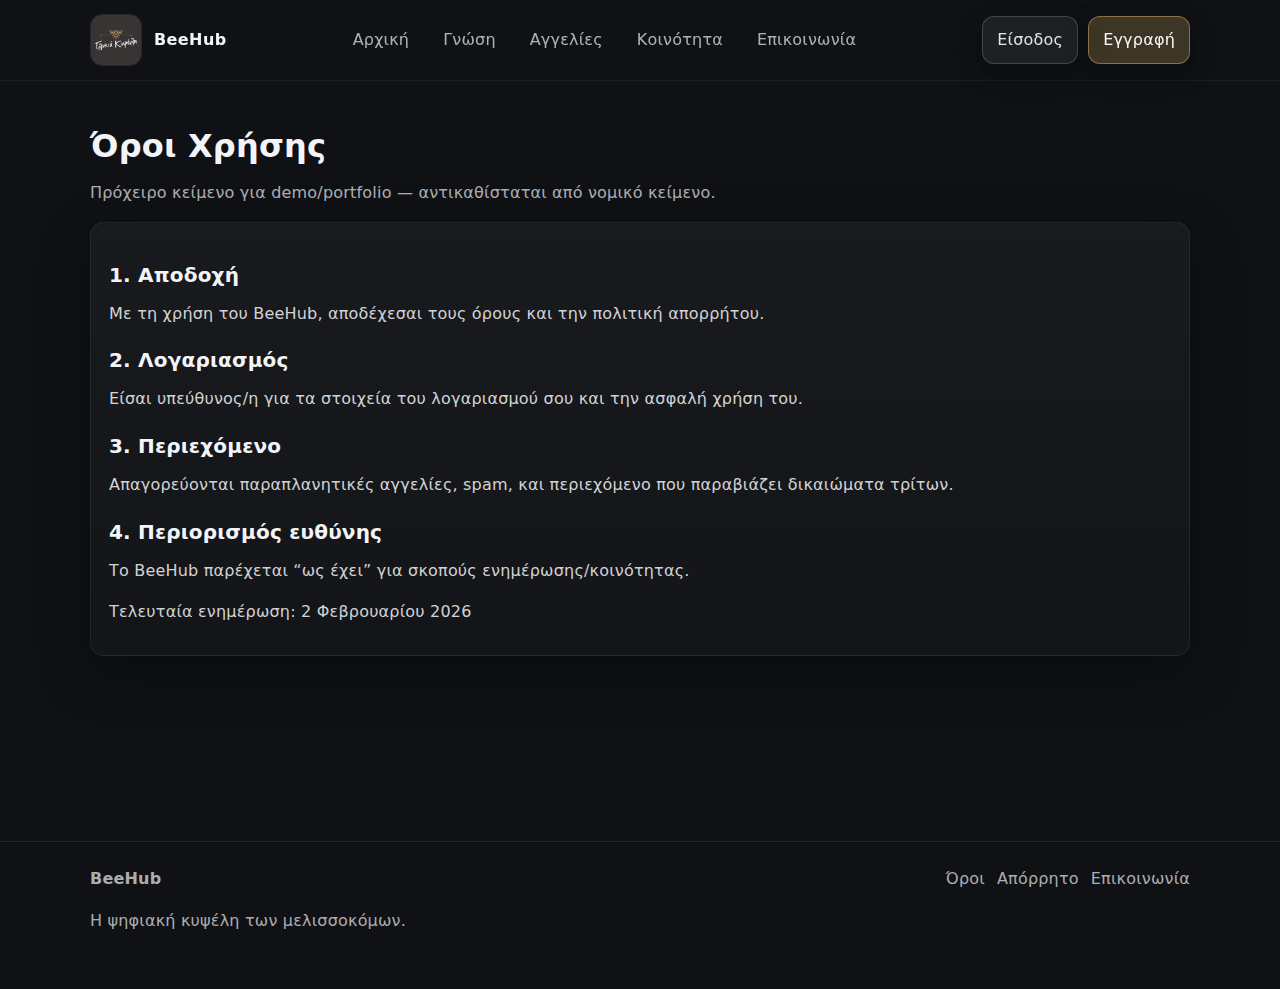
<file: terms.html>
<!doctype html>
<html lang="el">
<head>
  <meta charset="utf-8" />
  <meta name="viewport" content="width=device-width, initial-scale=1" />
  <title>BeeHub — Όροι Χρήσης</title>
  <meta name="description" content="Όροι χρήσης BeeHub." />
  <link rel="stylesheet" href="styles.css" />
</head>
<body data-current="terms">

  <header class="header">
    <div class="container header__inner">
      <a class="brand" href="index.html" aria-label="BeeHub αρχική">
        <img class="brand__logo" src="assets/logo.jpg" alt="BeeHub λογότυπο" />
        <span class="brand__name">BeeHub</span>
      </a>

      <nav class="nav" aria-label="Κύρια πλοήγηση">
        <a href="index.html" data-nav="home">Αρχική</a>
        <a href="knowledge.html" data-nav="knowledge">Γνώση</a>
        <a href="market.html" data-nav="market">Αγγελίες</a>
        <a href="community.html" data-nav="community">Κοινότητα</a>
        <a href="contact.html" data-nav="contact">Επικοινωνία</a>
      </nav>

      <button class="burger" aria-label="Άνοιγμα μενού" aria-expanded="false">
        <span></span><span></span><span></span>
      </button>

      <div class="authbtns" id="authArea">
        <a class="btn btn--ghost" href="auth.html?mode=login">Είσοδος</a>
        <a class="btn btn--primary" href="auth.html?mode=register">Εγγραφή</a>
      </div>
    </div>
  </header>

  <div class="mobilemenu" id="mobilemenu">
    <div class="container mobilemenu__inner">
      <a href="index.html">Αρχική</a>
      <a href="knowledge.html">Γνώση</a>
      <a href="market.html">Αγγελίες</a>
      <a href="community.html">Κοινότητα</a>
      <a href="contact.html">Επικοινωνία</a>
      <a class="btn btn--primary" href="auth.html?mode=register">Εγγραφή</a>
    </div>
  </div>

<main class="page">
  <div class="container">
    <div class="pagehead">
      <div>
        <h1 class="pagetitle">Όροι Χρήσης</h1>
        <p class="pagesub">Πρόχειρο κείμενο για demo/portfolio — αντικαθίσταται από νομικό κείμενο.</p>
      </div>
    </div>

    <article class="card prose">
      <h2>1. Αποδοχή</h2>
      <p>Με τη χρήση του BeeHub, αποδέχεσαι τους όρους και την πολιτική απορρήτου.</p>

      <h2>2. Λογαριασμός</h2>
      <p>Είσαι υπεύθυνος/η για τα στοιχεία του λογαριασμού σου και την ασφαλή χρήση του.</p>

      <h2>3. Περιεχόμενο</h2>
      <p>Απαγορεύονται παραπλανητικές αγγελίες, spam, και περιεχόμενο που παραβιάζει δικαιώματα τρίτων.</p>

      <h2>4. Περιορισμός ευθύνης</h2>
      <p>Το BeeHub παρέχεται “ως έχει” για σκοπούς ενημέρωσης/κοινότητας.</p>

      <p class="muted">Τελευταία ενημέρωση: 2 Φεβρουαρίου 2026</p>
    </article>
  </div>
</main>

  <footer class="footer">
    <div class="container footer__inner">
      <div>
        <strong>BeeHub</strong>
        <p>Η ψηφιακή κυψέλη των μελισσοκόμων.</p>
      </div>
      <div class="footer__links">
        <a href="terms.html">Όροι</a>
        <a href="privacy.html">Απόρρητο</a>
        <a href="contact.html">Επικοινωνία</a>
      </div>
    </div>
  </footer>

<script type="module" src="script.js"></script>
</body>
</html>
</file>
<file: styles.css>
:root{
  --bg: #0f1115;
  --panel: #141821;
  --text: #f2f4f8;
  --muted: rgba(242,244,248,.70);
  --gold: #c6a15b;     /* πιο “σοβαρό” χρυσό */
  --line: rgba(242,244,248,.10);
  --line2: rgba(242,244,248,.06);
  --shadow: 0 18px 50px rgba(0,0,0,.35);
  --radius: 14px;
}

*{ box-sizing:border-box; }
html,body{ margin:0; padding:0; }
body{
  font-family: ui-sans-serif, system-ui, -apple-system, Segoe UI, Roboto, Arial, sans-serif;
  background: var(--bg); /* MINIMAL: χωρίς gradients */
  color: var(--text);
  line-height: 1.6;
  letter-spacing: .2px;
}

a{ color: inherit; text-decoration: none; }
.container{ width:min(1100px, 92%); margin: 0 auto; }

.header{
  position: sticky;
  top: 0;
  z-index: 50;
  background: rgba(15,17,21,.86);
  backdrop-filter: blur(10px);
  border-bottom: 1px solid var(--line2);
}
.header__inner{
  display:flex;
  align-items:center;
  justify-content:space-between;
  gap: 18px;
  padding: 14px 0;
}

.brand{
  display:flex;
  align-items:center;
  gap: 12px;
}
.brand__logo{
  width: 52px;
  height: 52px;
  border-radius: 12px;
  object-fit: cover;
  border: 1px solid var(--line);
}
.brand__name{
  font-weight: 800;
  letter-spacing: .4px;
}

.nav{
  display:flex;
  gap: 14px;
  flex-wrap: wrap;
}
.nav a{
  color: var(--muted);
  padding: 8px 10px;
  border-radius: 10px;
}
.nav a:hover{
  color: var(--text);
  background: rgba(242,244,248,.04);
}

.btn{
  display:inline-flex;
  align-items:center;
  justify-content:center;
  gap: 8px;
  border-radius: 12px;
  padding: 10px 14px;
  border: 1px solid var(--line2);
  background: transparent;
  transition: background .15s ease, border-color .15s ease, transform .08s ease;
}
.btn:active{ transform: translateY(1px); }

.btn--primary{
  background: rgba(198,161,91,.14);
  border-color: rgba(198,161,91,.35);
}
.btn--primary:hover{
  background: rgba(198,161,91,.20);
  border-color: rgba(198,161,91,.55);
}

.btn--ghost{
  background: rgba(242,244,248,.03);
}
.btn--ghost:hover{
  background: rgba(242,244,248,.05);
}

.btn--big{
  padding: 14px 18px;
  border-radius: 14px;
  font-weight: 700;
}

.hero{
  padding: 56px 0 28px;
}
.hero__grid{
  display:grid;
  grid-template-columns: 1.05fr .95fr;
  gap: 22px;
  align-items: center;
}
.badge{
  display:inline-block;
  color: var(--gold);
  background: rgba(201,168,106,.10);
  border: 1px solid rgba(201,168,106,.25);
  padding: 6px 10px;
  border-radius: 999px;
  margin: 0 0 14px;
  font-weight: 600;
}
h1{
  font-size: clamp(40px, 5vw, 64px);
  margin: 0 0 12px;
  letter-spacing: .5px;
}
.lead{
  color: var(--muted);
  font-size: 1.05rem;
  margin: 0 0 18px;
}
.hero__actions{
  display:flex;
  gap: 10px;
  flex-wrap: wrap;
  margin-bottom: 18px;
}
.hero__meta{
  display:flex;
  gap: 10px;
  flex-wrap: wrap;
}
.meta{
  background: rgba(255,255,255,.03);
  border: 1px solid var(--line);
  border-radius: 14px;
  padding: 10px 12px;
  min-width: 150px;
}
.meta strong{ display:block; }
.meta span{ color: var(--muted); font-size: .92rem; }

.card{
  background: linear-gradient(180deg, rgba(255,255,255,.04), rgba(255,255,255,.02));
  border: 1px solid var(--line);
  border-radius: var(--radius);
  padding: 18px;
  box-shadow: var(--shadow);
}
.card h2{ margin: 0 0 10px; font-size: 1.25rem; }
.card p{ color: var(--muted); margin: 0 0 12px; }

.checklist{
  margin: 0;
  padding-left: 18px;
  color: var(--text);
}
.checklist li{ margin: 6px 0; }

.section{ padding: 40px 0; }
.section--alt{
  background: rgba(255,255,255,.02);
  border-top: 1px solid var(--line);
  border-bottom: 1px solid var(--line);
}
.section__title{
  margin: 0 0 8px;
  font-size: 1.8rem;
}
.section__subtitle{
  margin: 0 0 18px;
  color: var(--muted);
}

.grid{
  display:grid;
  grid-template-columns: repeat(2, minmax(0, 1fr));
  gap: 14px;
}
.feature{
  background: rgba(255,255,255,.03);
  border: 1px solid var(--line);
  border-radius: 16px;
  padding: 16px;
}
.feature h3{ margin: 0 0 8px; }
.feature p{ margin: 0; color: var(--muted); }

.pillrow{
  display:flex;
  gap: 10px;
  flex-wrap: wrap;
}
.pill{
  border: 1px solid rgba(201,168,106,.30);
  background: rgba(201,168,106,.10);
  color: var(--text);
  padding: 8px 12px;
  border-radius: 999px;
}

.cta{
  padding: 44px 0;
}
.cta__inner{
  display:flex;
  align-items:center;
  justify-content:space-between;
  gap: 16px;
  background: rgba(201,168,106,.10);
  border: 1px solid rgba(201,168,106,.25);
  border-radius: 20px;
  padding: 20px;
}
.cta p{ color: var(--muted); margin: 6px 0 0; }
.cta__note{
  text-align:center;
  color: var(--muted);
  margin: 12px 0 0;
}

.footer{
  padding: 24px 0 40px;
  border-top: 1px solid var(--line);
  color: var(--muted);
}
.footer__inner{
  display:flex;
  justify-content:space-between;
  align-items:flex-start;
  gap: 16px;
}
.footer__links{
  display:flex;
  gap: 12px;
  flex-wrap: wrap;
}
.footer__links a:hover{ color: var(--text); }

@media (max-width: 900px){
  .hero__grid{ grid-template-columns: 1fr; }
  .grid{ grid-template-columns: 1fr; }
  .nav{ display:none; }
}
.burger{
  display:none;
  width: 44px;
  height: 44px;
  border-radius: 12px;
  border: 1px solid var(--line);
  background: rgba(255,255,255,.03);
  cursor: pointer;
  padding: 10px;
}
.burger span{
  display:block;
  height: 2px;
  background: rgba(243,243,243,.9);
  margin: 6px 0;
  border-radius: 2px;
}

.mobilemenu{
  display:none;
  border-bottom: 1px solid var(--line);
  background: rgba(18,18,18,.92);
  backdrop-filter: blur(10px);
}
.mobilemenu__inner{
  padding: 14px 0 18px;
  display:flex;
  flex-direction: column;
  gap: 10px;
}
.mobilemenu a{
  color: var(--muted);
  padding: 10px 12px;
  border-radius: 12px;
  border: 1px solid rgba(255,255,255,.06);
  background: rgba(255,255,255,.02);
}
.mobilemenu a:hover{ color: var(--text); }

.mobilemenu.is-open{ display:block; }

@media (max-width: 900px){
  .nav{ display:none; }
  .burger{ display:inline-flex; align-items:center; justify-content:center; }
}
.hero__visual{
  position: relative;
  min-height: 420px;
  display:flex;
  align-items:center;
  justify-content:center;
}

.honeycomb{
  position:absolute;
  inset: -10px;
  border-radius: 24px;
  background:
    radial-gradient(600px 420px at 30% 20%, rgba(201,168,106,.22), transparent 60%),
    radial-gradient(520px 380px at 80% 40%, rgba(201,168,106,.16), transparent 55%),
    repeating-linear-gradient(
      60deg,
      rgba(201,168,106,.10) 0px,
      rgba(201,168,106,.10) 1px,
      transparent 1px,
      transparent 22px
    ),
    repeating-linear-gradient(
      -60deg,
      rgba(201,168,106,.08) 0px,
      rgba(201,168,106,.08) 1px,
      transparent 1px,
      transparent 22px
    );
  border: 1px solid rgba(201,168,106,.18);
  filter: blur(.2px);
  opacity: .95;
}

.visualcard{
  position: relative;
  width: min(440px, 100%);
  padding: 18px;
  border-radius: 20px;
}

.visualcard__top{
  display:flex;
  align-items:center;
  gap: 10px;
  margin-bottom: 10px;
}

.dot{
  width: 10px;
  height: 10px;
  border-radius: 50%;
  background: rgba(201,168,106,.95);
  box-shadow: 0 0 0 6px rgba(201,168,106,.12);
}

.visualcard__kicker{
  margin: 0;
  color: var(--gold);
  font-weight: 700;
}

.visualcard h2{
  margin: 0 0 10px;
  font-size: 1.35rem;
}

.visualcard p{
  margin: 0 0 14px;
  color: var(--muted);
}

.visualcard__stats{
  display:grid;
  grid-template-columns: repeat(3, minmax(0, 1fr));
  gap: 10px;
  margin: 14px 0 14px;
}

.stat{
  background: rgba(255,255,255,.03);
  border: 1px solid rgba(255,255,255,.07);
  border-radius: 14px;
  padding: 10px 10px;
}
.stat strong{ display:block; }
.stat span{ display:block; color: var(--muted); font-size: .9rem; }

.visualcard__cta{
  display:flex;
  gap: 10px;
  flex-wrap: wrap;
  margin-top: 6px;
}

@media (max-width: 900px){
  .hero__visual{ min-height: 320px; }
  .honeycomb{ inset: 0; }
}
.sectionhead{
  display:flex;
  align-items:flex-end;
  justify-content:space-between;
  gap: 14px;
  margin-bottom: 16px;
}

.cards{
  display:grid;
  grid-template-columns: repeat(3, minmax(0, 1fr));
  gap: 14px;
}

.postcard, .listcard, .feature, .card{
  border-color: rgba(242,244,248,.07);
}

.postcard:hover, .listcard:hover, .feature:hover{
  border-color: rgba(198,161,91,.22);
  background: rgba(242,244,248,.045);
  transform: translateY(-1px);
}


.postcard__tag{
  margin: 0 0 10px;
  display:inline-block;
  color: var(--gold);
  background: rgba(201,168,106,.10);
  border: 1px solid rgba(201,168,106,.22);
  padding: 6px 10px;
  border-radius: 999px;
  font-weight: 700;
  font-size: .9rem;
}

.postcard h3, .listcard h3{
  margin: 0 0 8px;
  font-size: 1.1rem;
  line-height: 1.3;
}

.postcard p, .listcard p{
  margin: 0 0 10px;
  color: var(--muted);
}

.postcard__meta, .listcard__meta{
  display:flex;
  gap: 8px;
  flex-wrap: wrap;
  color: rgba(243,243,243,.75);
  font-size: .92rem;
}

.listcard__top{
  display:flex;
  align-items:center;
  justify-content:space-between;
  gap: 10px;
  margin-bottom: 10px;
}

.listcard__badge{
  margin: 0;
  display:inline-block;
  color: var(--text);
  background: rgba(255,255,255,.06);
  border: 1px solid rgba(255,255,255,.10);
  padding: 6px 10px;
  border-radius: 999px;
  font-weight: 800;
  font-size: .9rem;
}

.listcard__price{
  margin: 0;
  color: var(--gold);
  font-weight: 900;
}

.note{
  margin-top: 16px;
  padding: 14px 16px;
  border-radius: 18px;
  border: 1px solid rgba(201,168,106,.22);
  background: rgba(201,168,106,.08);
  display:flex;
  flex-wrap: wrap;
  gap: 8px;
  align-items:center;
}

@media (max-width: 900px){
  .sectionhead{ align-items:flex-start; }
  .cards{ grid-template-columns: 1fr; }
}
/* WOW: subtle entrance */
@keyframes fadeUp {
  from { opacity: 0; transform: translateY(10px); }
  to   { opacity: 1; transform: translateY(0); }
}

.hero__text > * {
  animation: fadeUp .6s ease both;
}

.hero__text > *:nth-child(1){ animation-delay: .05s; }
.hero__text > *:nth-child(2){ animation-delay: .10s; }
.hero__text > *:nth-child(3){ animation-delay: .15s; }
.hero__text > *:nth-child(4){ animation-delay: .20s; }
.hero__text > *:nth-child(5){ animation-delay: .25s; }
/* WOW: subtle glow behind H1 */
.hero h1{
  position: relative;
}

.hero h1::after{
  content:"";
  position:absolute;
  left:-10%;
  top:55%;
  width: 120%;
  height: 60%;
  background: radial-gradient(closest-side, rgba(198,161,91,.18), transparent 70%);
  filter: blur(12px);
  z-index:-1;
  pointer-events:none;
}
.authbtns{
  display:flex;
  gap: 10px;
  align-items:center;
}

/* Modal */
.modal{
  position: fixed;
  inset: 0;
  display: none;
  z-index: 200;
}
.modal.is-open{ display:block; }

.modal__backdrop{
  position:absolute;
  inset:0;
  background: rgba(0,0,0,.55);
  backdrop-filter: blur(4px);
}

.modal__panel{
  position: relative;
  width: min(460px, 92%);
  margin: 7vh auto 0;
  background: #12151c;
  border-radius: 20px;
  padding: 18px 18px 16px;
  box-shadow: 0 30px 90px rgba(0,0,0,.55);
  animation: modalIn .18s ease-out both;
}

@keyframes modalIn{
  from{ opacity:0; transform: translateY(10px) scale(.99); }
  to{ opacity:1; transform: translateY(0) scale(1); }
}

.modal__header{
  display:flex;
  align-items:center;
  justify-content:space-between;
  padding-bottom: 14px;
  margin-bottom: 14px;
  border-bottom: 1px solid rgba(255,255,255,.06);
}

.modal__title strong{
  font-size: 1.1rem;
  font-weight: 800;
}

.modal__title span{
  font-size: .9rem;
  color: var(--muted);
}

.iconbtn{
  width: 40px;
  height: 40px;
  border-radius: 12px;
  border: 1px solid rgba(242,244,248,.10);
  background: rgba(242,244,248,.04);
  color: var(--text);
  cursor:pointer;
}
.iconbtn:hover{ background: rgba(242,244,248,.06); }

.tabs{
  display:flex;
  gap: 6px;
  background: rgba(255,255,255,.04);
  padding: 6px;
  border-radius: 14px;
  margin-bottom: 14px;
}

.tab{
  flex:1;
  background: transparent;
  border: 0;
  padding: 10px 12px;
  border-radius: 10px;
  font-weight: 700;
  color: rgba(255,255,255,.65);
  cursor: pointer;
}

.tab.is-active{
  background: rgba(255,255,255,.10);
  color: #fff;
}

.form{ display:none; }
.form.is-active{ display:block; }

.field{
  display:block;
  margin-bottom: 10px;
}
.field span{
  font-size: .85rem;
  color: rgba(255,255,255,.75);
  margin-bottom: 6px;
}

.field input{
  width: 100%;
  padding: 12px 14px;
  border-radius: 12px;
  border: 0;
  background: rgba(255,255,255,.06);
  color: #fff;
  font-size: .95rem;
}

.field input::placeholder{
  color: rgba(255,255,255,.40);
}

.field input:focus{
  outline: none;
  background: rgba(255,255,255,.08);
  box-shadow: 0 0 0 3px rgba(198,161,91,.25);
}

.btn--full{
  width:100%;
  padding: 12px 14px;
  border-radius: 14px;
  font-weight: 800;
}

.form .btn--primary{
  background: linear-gradient(
    180deg,
    rgba(198,161,91,.95),
    rgba(168,132,66,.95)
  );
  border: 0;
  color: #111;
}

.form .btn--primary:hover{
  filter: brightness(1.05);
}

.form__hint{
  color: var(--muted);
  margin: 10px 0 0;
  font-size: .95rem;
}

.linkbtn{
  border: 0;
  background: transparent;
  color: var(--gold);
  cursor: pointer;
  font-weight: 800;
  padding: 0 4px;
}
.linkbtn:hover{ text-decoration: underline; }

.modal__note{
  margin: 12px 0 0;
  color: var(--muted);
  font-size: .9rem;
}
/* Make header auth buttons brighter */
.authbtns .btn{
  border-color: rgba(242,244,248,.16);
  background: rgba(242,244,248,.06);
  color: rgba(242,244,248,.92);
}

.authbtns .btn:hover{
  background: rgba(242,244,248,.09);
  border-color: rgba(242,244,248,.24);
}

/* Primary (Εγγραφή) πιο φωτεινό/χρυσό */
.authbtns .btn--primary{
  background: rgba(198,161,91,.26);
  border-color: rgba(198,161,91,.58);
  color: rgba(255,255,255,.96);
}

.authbtns .btn--primary:hover{
  background: rgba(198,161,91,.34);
  border-color: rgba(198,161,91,.72);
}

/* Ghost (Είσοδος) καθαρότερο */
.authbtns .btn--ghost{
  background: rgba(242,244,248,.07);
  border-color: rgba(242,244,248,.18);
}
.authbtns .btn{
  box-shadow: 0 10px 26px rgba(0,0,0,.28);
}
.form__alert{
  display:none;
  margin: 0 0 10px;
  padding: 10px 12px;
  border-radius: 12px;
  background: rgba(255,255,255,.05);
  border: 1px solid rgba(255,255,255,.08);
  color: rgba(255,255,255,.85);
  font-size: .9rem;
}
.form__alert.is-show{ display:block; }

.field__hint{
  display:block;
  margin-top: 6px;
  color: var(--muted);
  font-size: .82rem;
}

.field__error{
  display:block;
  min-height: 18px;
  margin-top: 6px;
  color: rgba(255,120,120,.95);
  font-size: .82rem;
}

.field.is-invalid input{
  box-shadow: 0 0 0 3px rgba(255,120,120,.18);
}

.field.is-valid input{
  box-shadow: 0 0 0 3px rgba(120,255,180,.12);
}
.pw{
  position: relative;
}

.pw input{
  padding-right: 44px; /* χώρος για το κουμπί */
}

.pw__btn{
  position: absolute;
  right: 8px;
  top: 50%;
  transform: translateY(-50%);
  width: 36px;
  height: 36px;
  border-radius: 10px;
  border: 1px solid rgba(242,244,248,.10);
  background: rgba(242,244,248,.04);
  color: rgba(242,244,248,.85);
  cursor: pointer;
  display:flex;
  align-items:center;
  justify-content:center;
}

.pw__btn:hover{
  background: rgba(242,244,248,.06);
}

.pw__btn.is-on{
  border-color: rgba(198,161,91,.40);
  background: rgba(198,161,91,.14);
}
.form__row{
  display:flex;
  justify-content:flex-end;
  margin: 6px 0 10px;
}

.tabs.is-hidden{
  display:none;
}

.check{
  display:flex;
  gap: 10px;
  align-items:flex-start;
  margin: 8px 0 6px;
  padding: 10px 12px;
  border-radius: 12px;
  background: rgba(255,255,255,.03);
  border: 1px solid rgba(255,255,255,.08);
}

.check input{
  margin-top: 2px;
  width: 16px;
  height: 16px;
  accent-color: var(--gold);
}

.check span{
  color: rgba(242,244,248,.78);
  font-size: .9rem;
  line-height: 1.35;
}

.inlineLink{
  color: rgba(198,161,91,.95);
  text-decoration: none;
  font-weight: 700;
}
.inlineLink:hover{
  text-decoration: underline;
}
.check.is-invalid{
  border-color: rgba(255,120,120,.35);
  background: rgba(255,120,120,.06);
}
.btn.is-loading{
  opacity: .85;
  pointer-events: none;
}
.btn.is-loading::after{
  content:"";
  width: 14px;
  height: 14px;
  border: 2px solid currentColor;
  border-right-color: transparent;
  border-radius: 999px;
  animation: btnspin .8s linear infinite;
}
@keyframes btnspin{ to{ transform: rotate(360deg); } }

.btn:disabled{
  opacity: .55;
  cursor: not-allowed;
  transform: none;
}
.is-hidden{
  display:none !important;
}
/* Password strength meter */
.pw-meter{
  margin-top: 8px;
}

.pw-meter__track{
  height: 8px;
  border-radius: 999px;
  overflow: hidden;
  background: rgba(255,255,255,.06);
  border: 1px solid rgba(255,255,255,.08);
}

.pw-meter__bar{
  height: 100%;
  width: 0%;
  transition: width .18s ease;
  background: rgba(201,168,106,.95); /* default */
}

.pw-meter[data-level="weak"] .pw-meter__bar{
  background: rgba(255,120,120,.95);
}
.pw-meter[data-level="medium"] .pw-meter__bar{
  background: rgba(201,168,106,.95);
}
.pw-meter[data-level="strong"] .pw-meter__bar{
  background: rgba(120,255,180,.85);
}

.pw-meter__meta{
  display:flex;
  justify-content:space-between;
  gap: 10px;
  margin-top: 6px;
  font-size: .85rem;
  color: rgba(255,255,255,.70);
}

.pw-rules{
  list-style:none;
  padding: 0;
  margin: 8px 0 0;
  display:grid;
  grid-template-columns: 1fr 1fr;
  gap: 6px 10px;
}

.pw-rules li{
  position: relative;
  padding-left: 22px;
  font-size: .85rem;
  color: rgba(255,255,255,.65);
}

.pw-rules li::before{
  content:"○";
  position:absolute;
  left: 0;
  top: 0;
  color: rgba(255,255,255,.35);
}

.pw-rules li.is-pass{
  color: rgba(120,255,180,.85);
}
.pw-rules li.is-pass::before{
  content:"✓";
  color: rgba(120,255,180,.85);
}

@media (max-width: 420px){
  .pw-rules{ grid-template-columns: 1fr; }
}
/* Auto-scroll highlight on first error */
@keyframes fieldShake {
  0%   { transform: translateX(0); }
  20%  { transform: translateX(-6px); }
  40%  { transform: translateX(6px); }
  60%  { transform: translateX(-4px); }
  80%  { transform: translateX(4px); }
  100% { transform: translateX(0); }
}

.field.is-spotlight,
.check.is-spotlight{
  animation: fieldShake .32s ease;
}

.field.is-spotlight input{
  box-shadow: 0 0 0 3px rgba(255,120,120,.28);
}

.check.is-spotlight{
  box-shadow: 0 0 0 3px rgba(255,120,120,.16);
}

@media (prefers-reduced-motion: reduce){
  .field.is-spotlight,
  .check.is-spotlight{
    animation: none;
  }
}
/* Caps Lock warning */
.caps-warning{
  display: none;
  margin-top: 6px;
  font-size: .85rem;
  color: rgba(255, 200, 90, .95);
  letter-spacing: .2px;
}

.caps-warning.is-show{
  display: block;
}
/* ======================
   Pages / Layout
   ====================== */
.page{
  padding: 40px 0 10px;
  min-height: calc(100vh - 140px);
}

.page--auth{
  padding: 28px 0 10px;
}

.auth-shell{
  display:flex;
  justify-content:center;
}

.authpanel{
  margin: 6vh auto 6vh;
}

.pagehead{
  display:flex;
  align-items:flex-start;
  justify-content:space-between;
  gap: 16px;
  margin-bottom: 16px;
}

.pagetitle{
  margin: 0 0 8px;
  font-size: 2rem;
  letter-spacing: .2px;
}

.pagesub{
  margin: 0;
  color: var(--muted);
  max-width: 70ch;
}

.pageactions{
  display:flex;
  gap: 10px;
  flex-wrap: wrap;
  justify-content:flex-end;
}

.pagegrid{
  display:grid;
  grid-template-columns: repeat(2, minmax(0, 1fr));
  gap: 14px;
}

@media (max-width: 900px){
  .pagehead{ flex-direction: column; }
  .pageactions{ justify-content:flex-start; }
  .pagegrid{ grid-template-columns: 1fr; }
}

/* Nav active */
.nav a.is-current{
  color: var(--text);
  background: rgba(242,244,248,.06);
  border: 1px solid rgba(242,244,248,.08);
}

/* Form fields: textarea */
.field textarea{
  width: 100%;
  padding: 12px 14px;
  border-radius: 12px;
  border: 0;
  background: rgba(255,255,255,.06);
  color: #fff;
  font-size: .95rem;
  resize: vertical;
  min-height: 120px;
}
.field textarea::placeholder{ color: rgba(255,255,255,.40); }
.field textarea:focus{
  outline: none;
  background: rgba(255,255,255,.08);
  box-shadow: 0 0 0 3px rgba(198,161,91,.25);
}

/* Dashboard */
.dashgrid{
  display:grid;
  grid-template-columns: 1.05fr .95fr;
  gap: 14px;
  align-items:start;
}
.dashgrid > .card:nth-child(3){
  grid-column: 1 / -1;
}
@media (max-width: 900px){
  .dashgrid{ grid-template-columns: 1fr; }
  .dashgrid > .card:nth-child(3){ grid-column: auto; }
}

.muted{ color: var(--muted); }

.kv{
  display:grid;
  grid-template-columns: 1fr;
  gap: 10px;
  margin: 14px 0 6px;
  padding-top: 10px;
  border-top: 1px solid rgba(255,255,255,.06);
}
.kv .k{ display:block; font-size: .85rem; color: rgba(255,255,255,.70); margin-bottom: 2px; }
.kv .v{ display:block; font-size: 1.05rem; }

.rowgap{
  display:flex;
  gap: 10px;
  flex-wrap: wrap;
  margin-top: 12px;
}

.actionsgrid{
  display:grid;
  grid-template-columns: repeat(3, minmax(0, 1fr));
  gap: 10px;
  margin-top: 12px;
}
@media (max-width: 900px){
  .actionsgrid{ grid-template-columns: 1fr; }
}

.actioncard{
  display:block;
  padding: 14px 14px;
  border-radius: 16px;
  border: 1px solid rgba(242,244,248,.08);
  background: rgba(255,255,255,.03);
}
.actioncard strong{ display:block; margin-bottom: 6px; }
.actioncard span{ display:block; color: var(--muted); font-size: .92rem; }
.actioncard:hover{
  background: rgba(255,255,255,.05);
  border-color: rgba(198,161,91,.30);
}

.activity{
  margin: 10px 0 0;
  padding-left: 0;
  list-style: none;
  display:grid;
  gap: 10px;
}
.activity li{
  display:flex;
  align-items:center;
  gap: 10px;
  color: rgba(255,255,255,.82);
}
.dot{
  width: 9px; height: 9px; border-radius: 999px;
  background: rgba(255,255,255,.20);
  box-shadow: 0 0 0 6px rgba(255,255,255,.05);
}
.dot--gold{ background: rgba(201,168,106,.95); box-shadow: 0 0 0 6px rgba(201,168,106,.12); }
.dot--muted{ background: rgba(255,255,255,.22); box-shadow: 0 0 0 6px rgba(255,255,255,.06); }

/* Mini lists */
.miniList{
  display:grid;
  gap: 10px;
  margin-top: 10px;
}
.miniItem{
  display:flex;
  align-items:flex-start;
  justify-content:space-between;
  gap: 14px;
  padding: 12px 12px;
  border-radius: 14px;
  border: 1px solid rgba(242,244,248,.07);
  background: rgba(255,255,255,.03);
}
.miniItem span{ color: var(--muted); font-size: .92rem; }
.miniItem:hover{ background: rgba(255,255,255,.05); }

/* Filters */
.filters .field{ margin-bottom: 12px; }

/* Prose pages */
.prose h2{ margin-top: 18px; }
.prose p{ color: rgba(255,255,255,.82); }
.prose .muted{ margin-top: 16px; }

/* Logged in header */
.userchip{
  display:inline-flex;
  align-items:center;
  gap: 10px;
  padding: 8px 10px;
  border-radius: 999px;
  border: 1px solid rgba(242,244,248,.10);
  background: rgba(242,244,248,.05);
  color: rgba(242,244,248,.92);
}
.userchip strong{ font-size: .95rem; }
.userchip span{ color: var(--muted); font-size: .85rem; }

.btn--danger{
  background: rgba(255,120,120,.10);
  border-color: rgba(255,120,120,.30);
}
.btn--danger:hover{
  background: rgba(255,120,120,.14);
  border-color: rgba(255,120,120,.45);
}

/* Toasts */
.toasts{
  position: fixed;
  right: 16px;
  bottom: 16px;
  display: grid;
  gap: 10px;
  z-index: 400;
}
.toast{
  width: min(360px, calc(100vw - 32px));
  border-radius: 14px;
  padding: 12px 12px;
  border: 1px solid rgba(242,244,248,.10);
  background: rgba(18,21,28,.96);
  box-shadow: 0 18px 60px rgba(0,0,0,.45);
  color: rgba(255,255,255,.90);
}
.toast strong{ display:block; margin-bottom: 4px; }
.toast p{ margin: 0; color: var(--muted); }
.toast.toast--ok{ border-color: rgba(120,255,180,.22); }
.toast.toast--err{ border-color: rgba(255,120,120,.28); }

/* Fix: μην πειράζουμε το hero dot */
.hero__visual .dot,
.visualcard__top .dot{
  width: 10px;
  height: 10px;
  background: rgba(201,168,106,.95);
  box-shadow: 0 0 0 6px rgba(201,168,106,.12);
}

/* Activity dots: scoped */
.activity .dot{
  width: 9px;
  height: 9px;
  background: rgba(255,255,255,.20);
  box-shadow: 0 0 0 6px rgba(255,255,255,.05);
}
.activity .dot--gold{
  background: rgba(201,168,106,.95);
  box-shadow: 0 0 0 6px rgba(201,168,106,.12);
}
.activity .dot--muted{
  background: rgba(255,255,255,.22);
  box-shadow: 0 0 0 6px rgba(255,255,255,.06);
}

/* MiniItem links */
.miniItem{ color: rgba(255,255,255,.92); text-decoration:none; }
.miniItem:hover{ text-decoration:none; }

.bullets{ margin: 10px 0 0; padding-left: 18px; color: rgba(255,255,255,.82); }
.bullets li{ margin: 6px 0; }

.form__row--split{
  justify-content: space-between;
  align-items: center;
  gap: 12px;
}

.check--compact{
  margin: 0;
  padding: 0;
  border: none;
  background: transparent;
  align-items: center;
}

.check--compact input{
  margin-top: 0;
}

.check--compact span{
  font-size: .88rem;
  color: rgba(242,244,248,.72);
}
</file>
